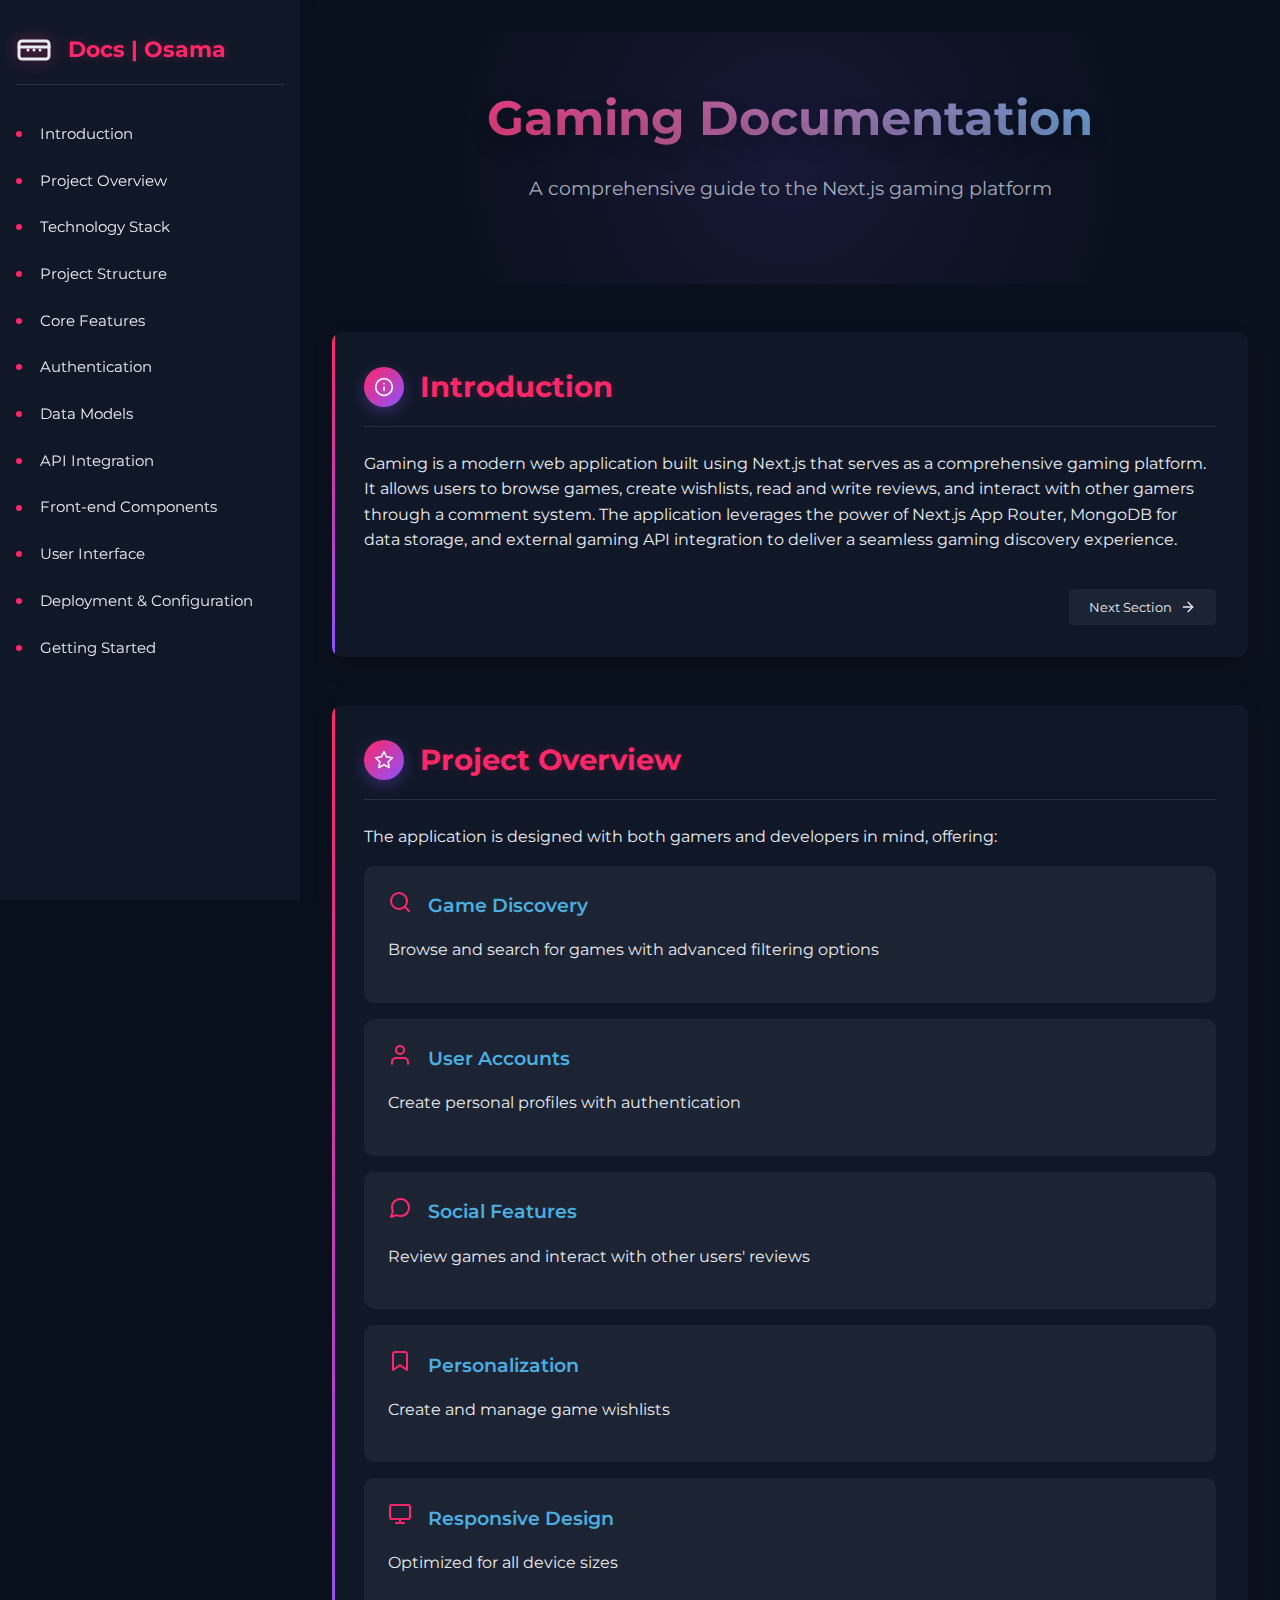
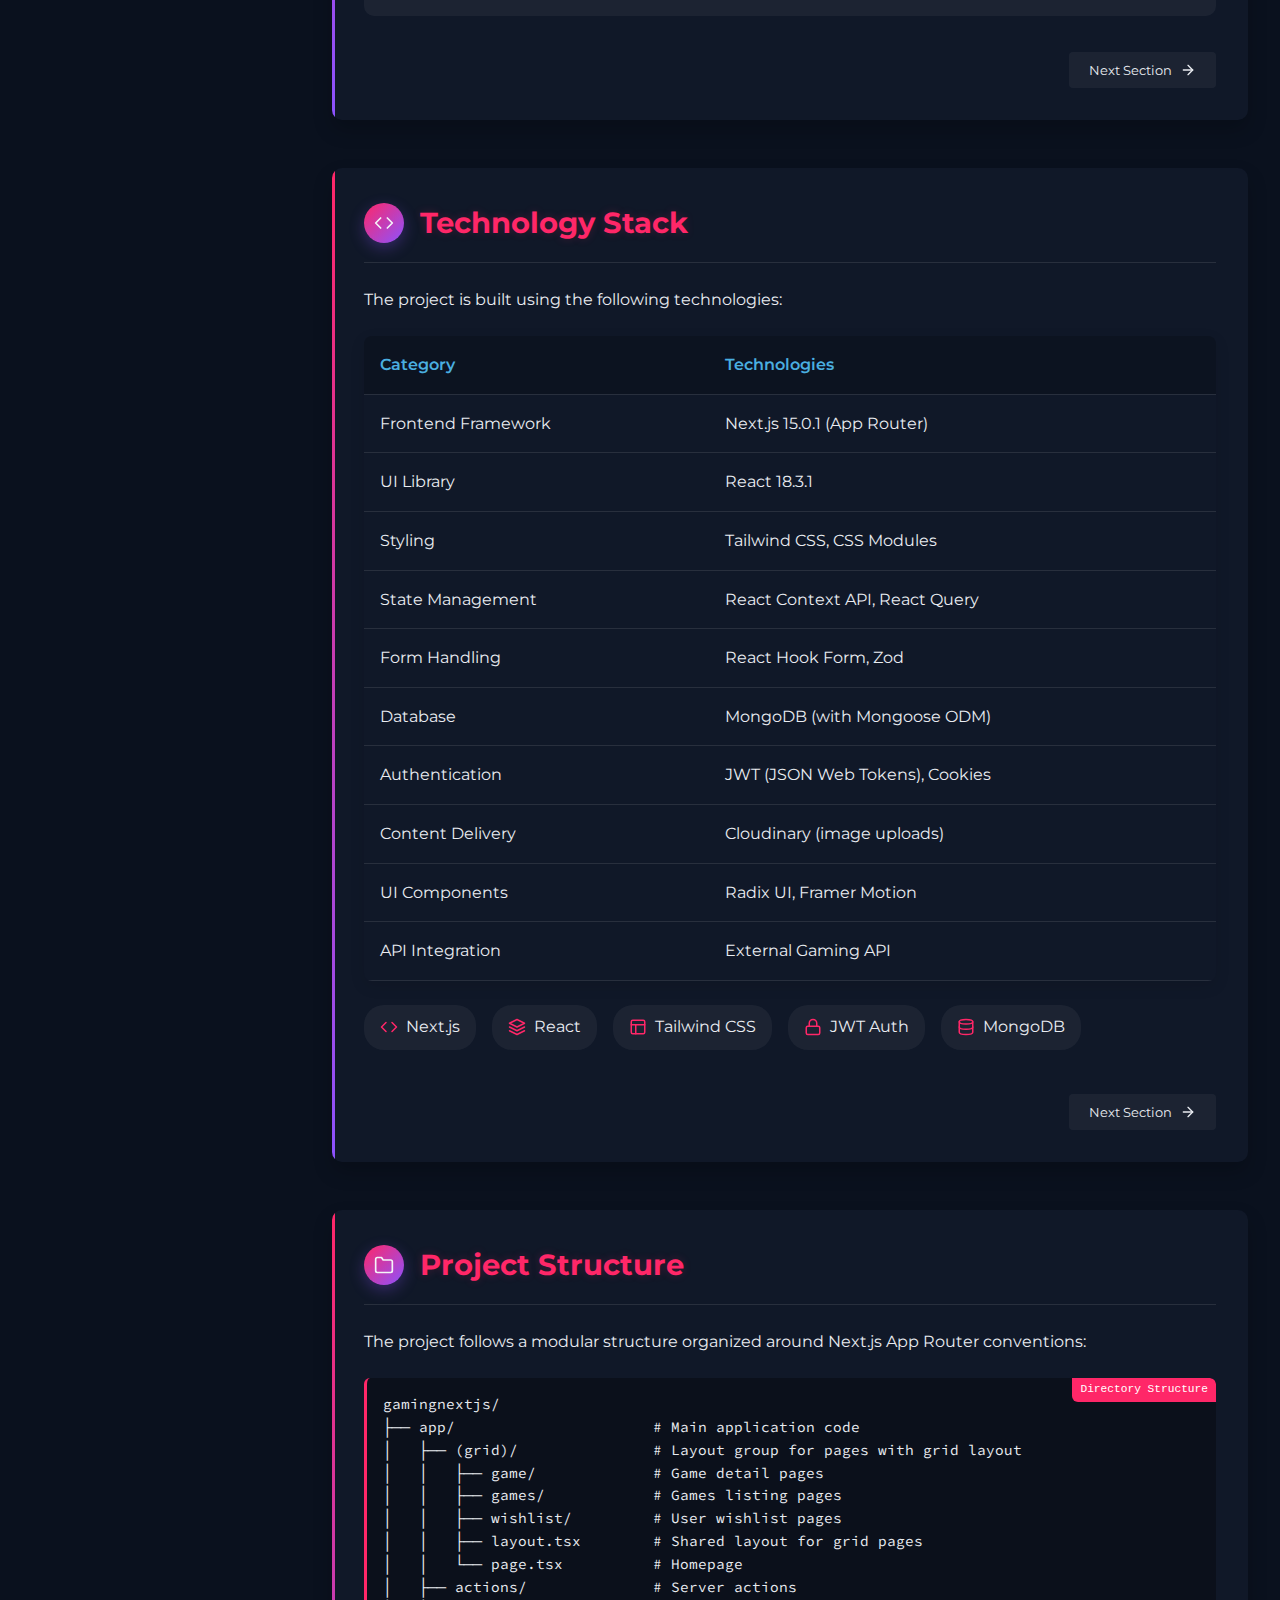
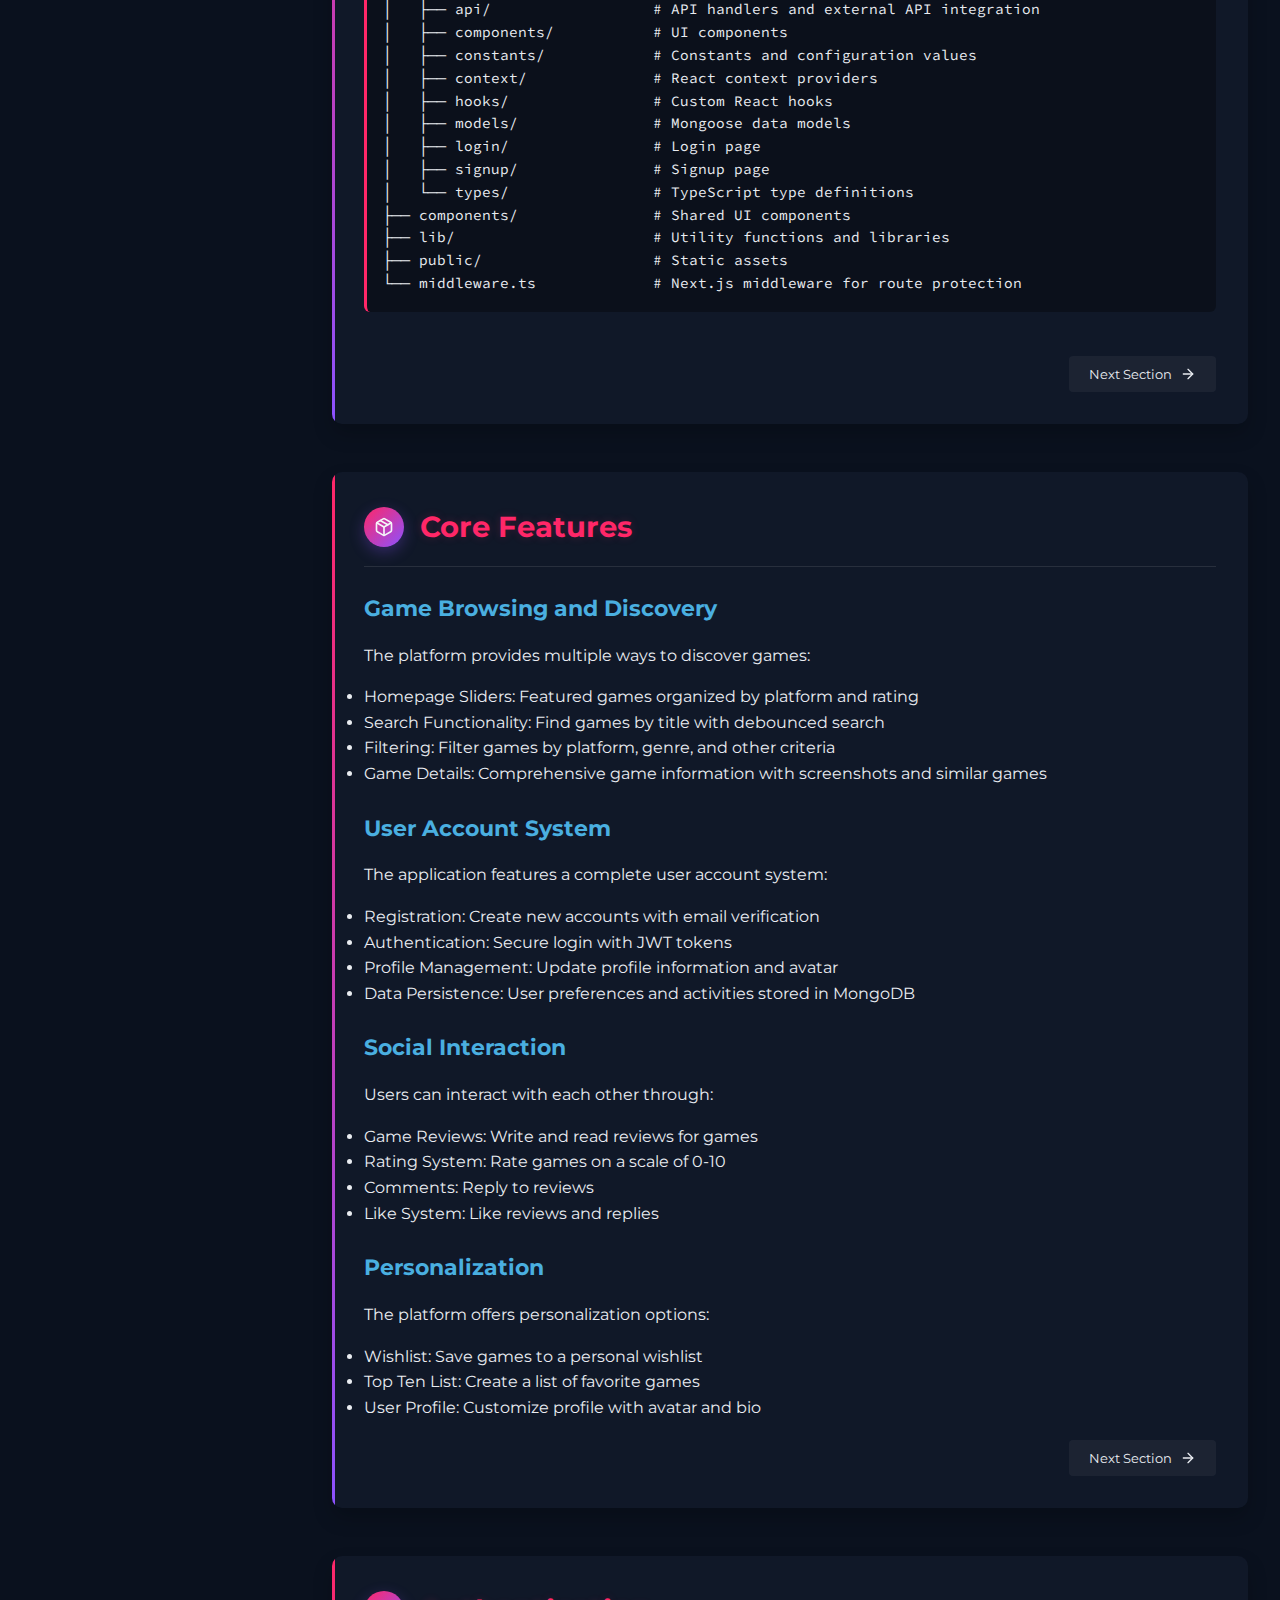
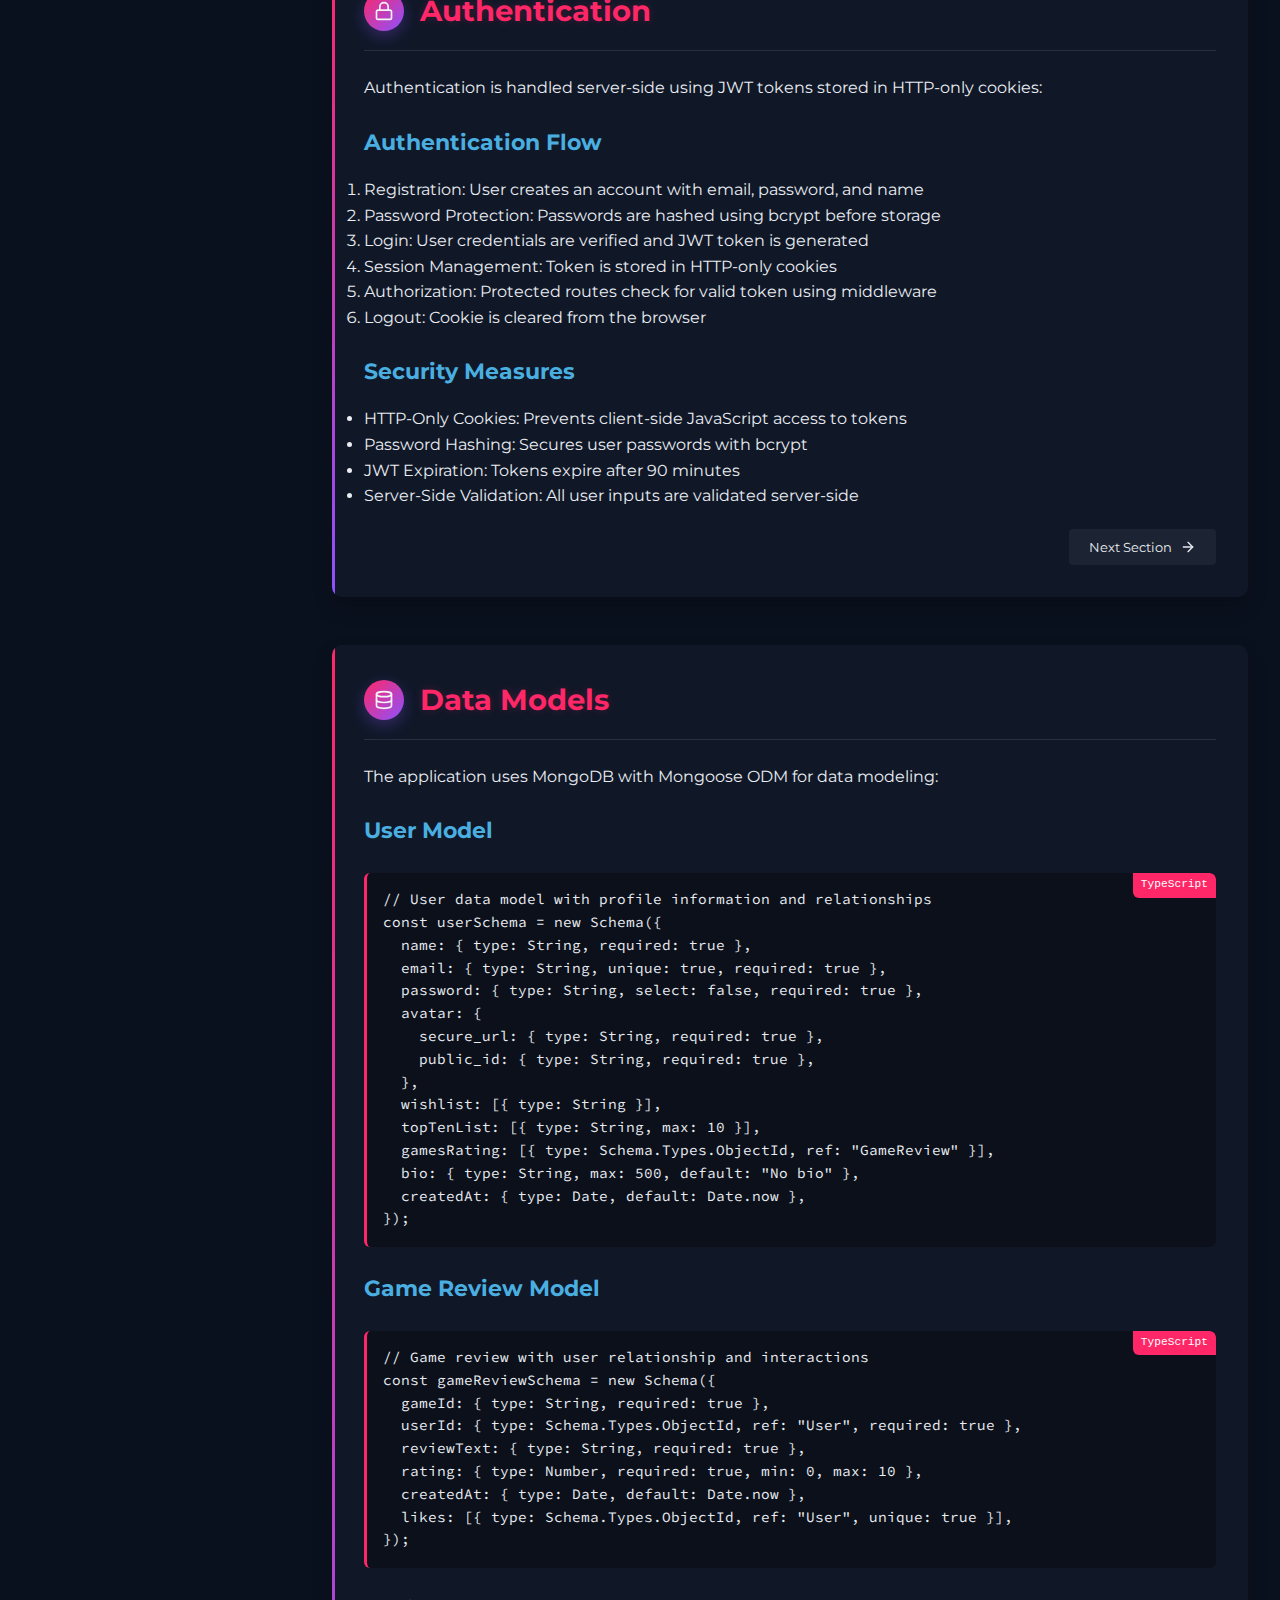
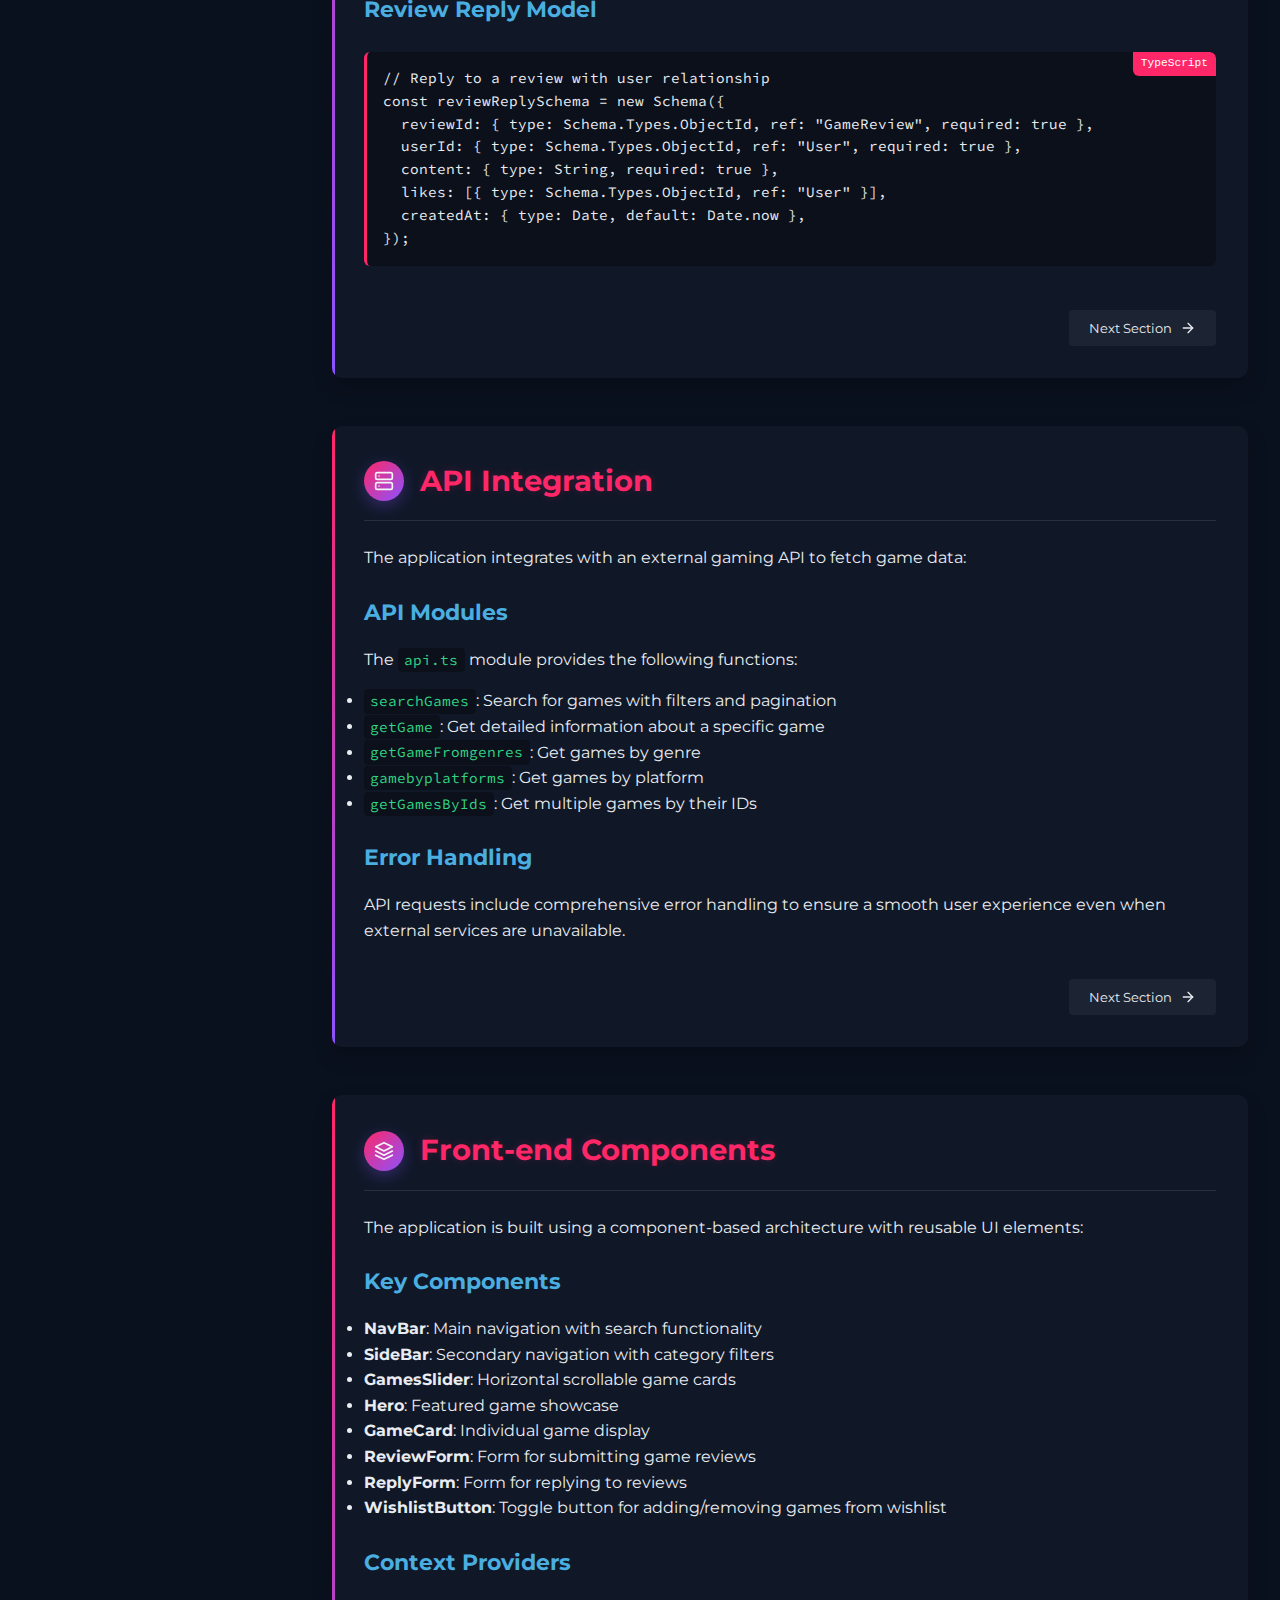
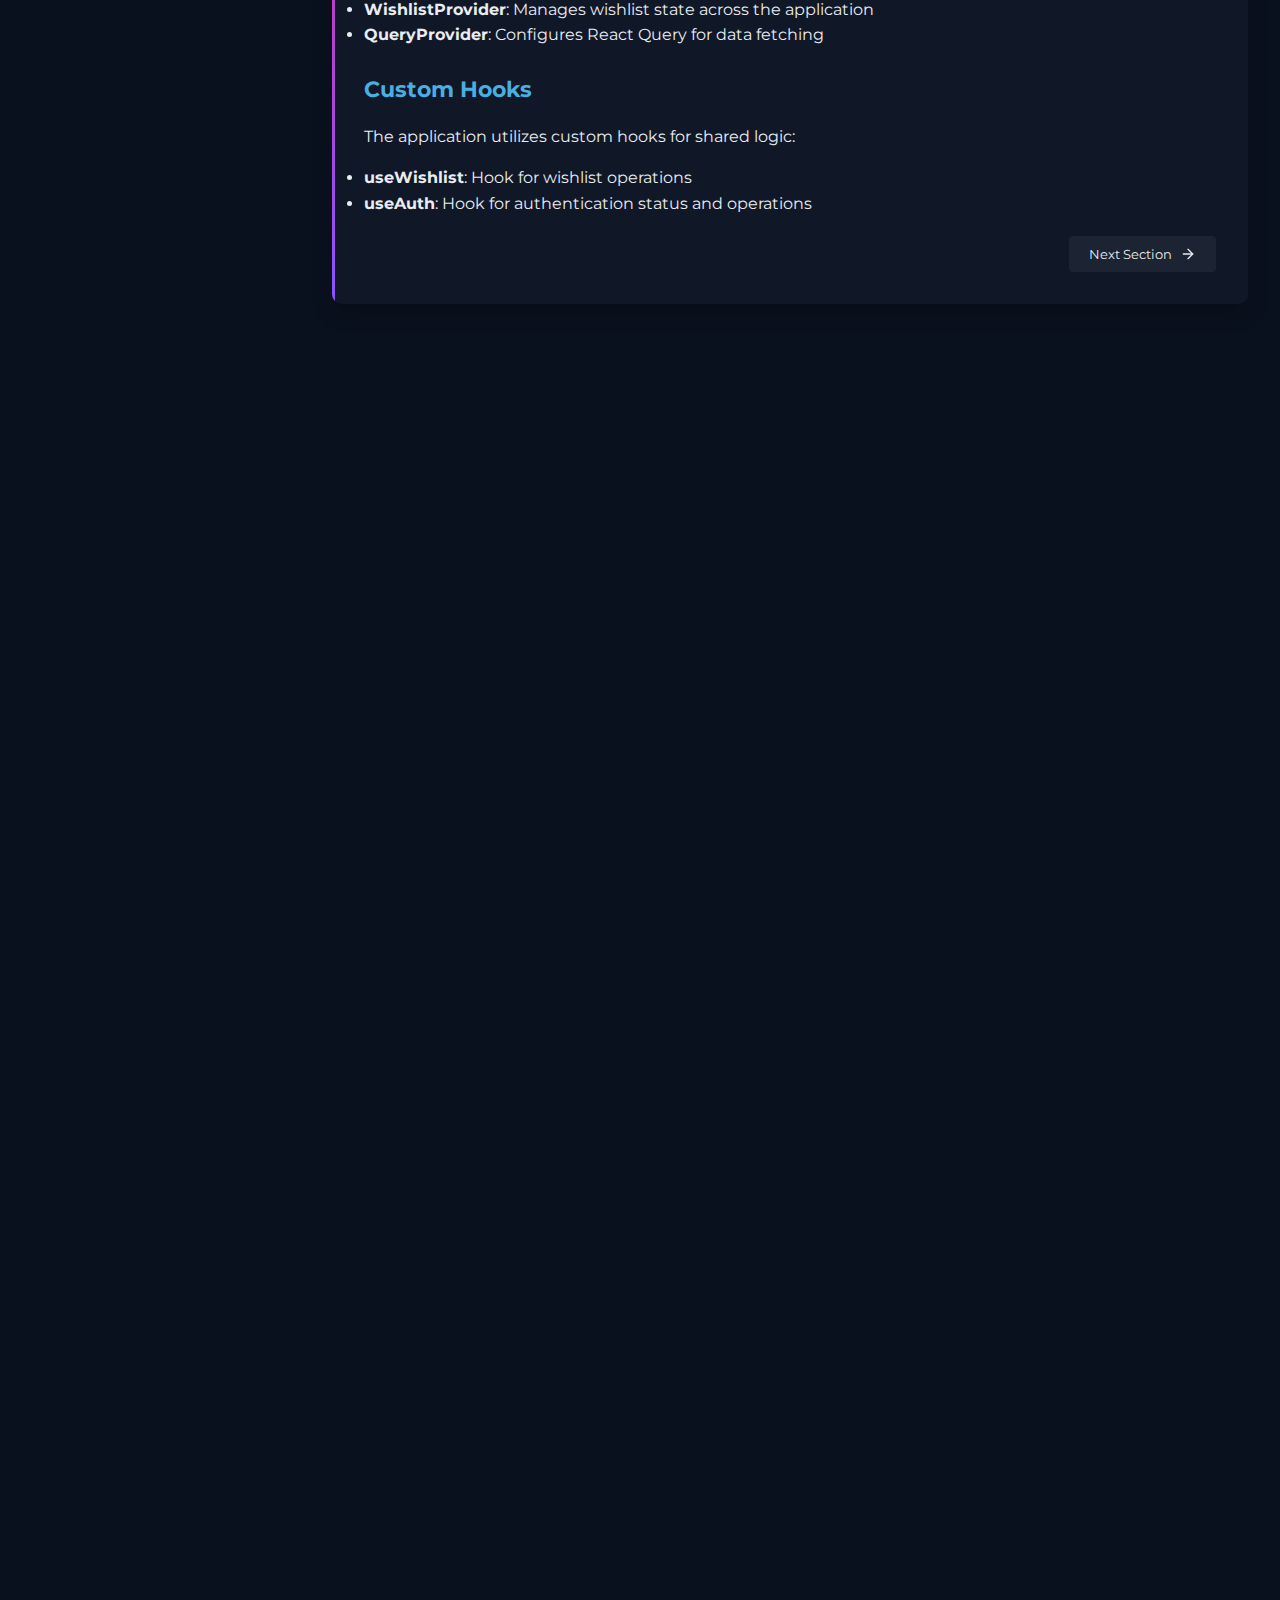
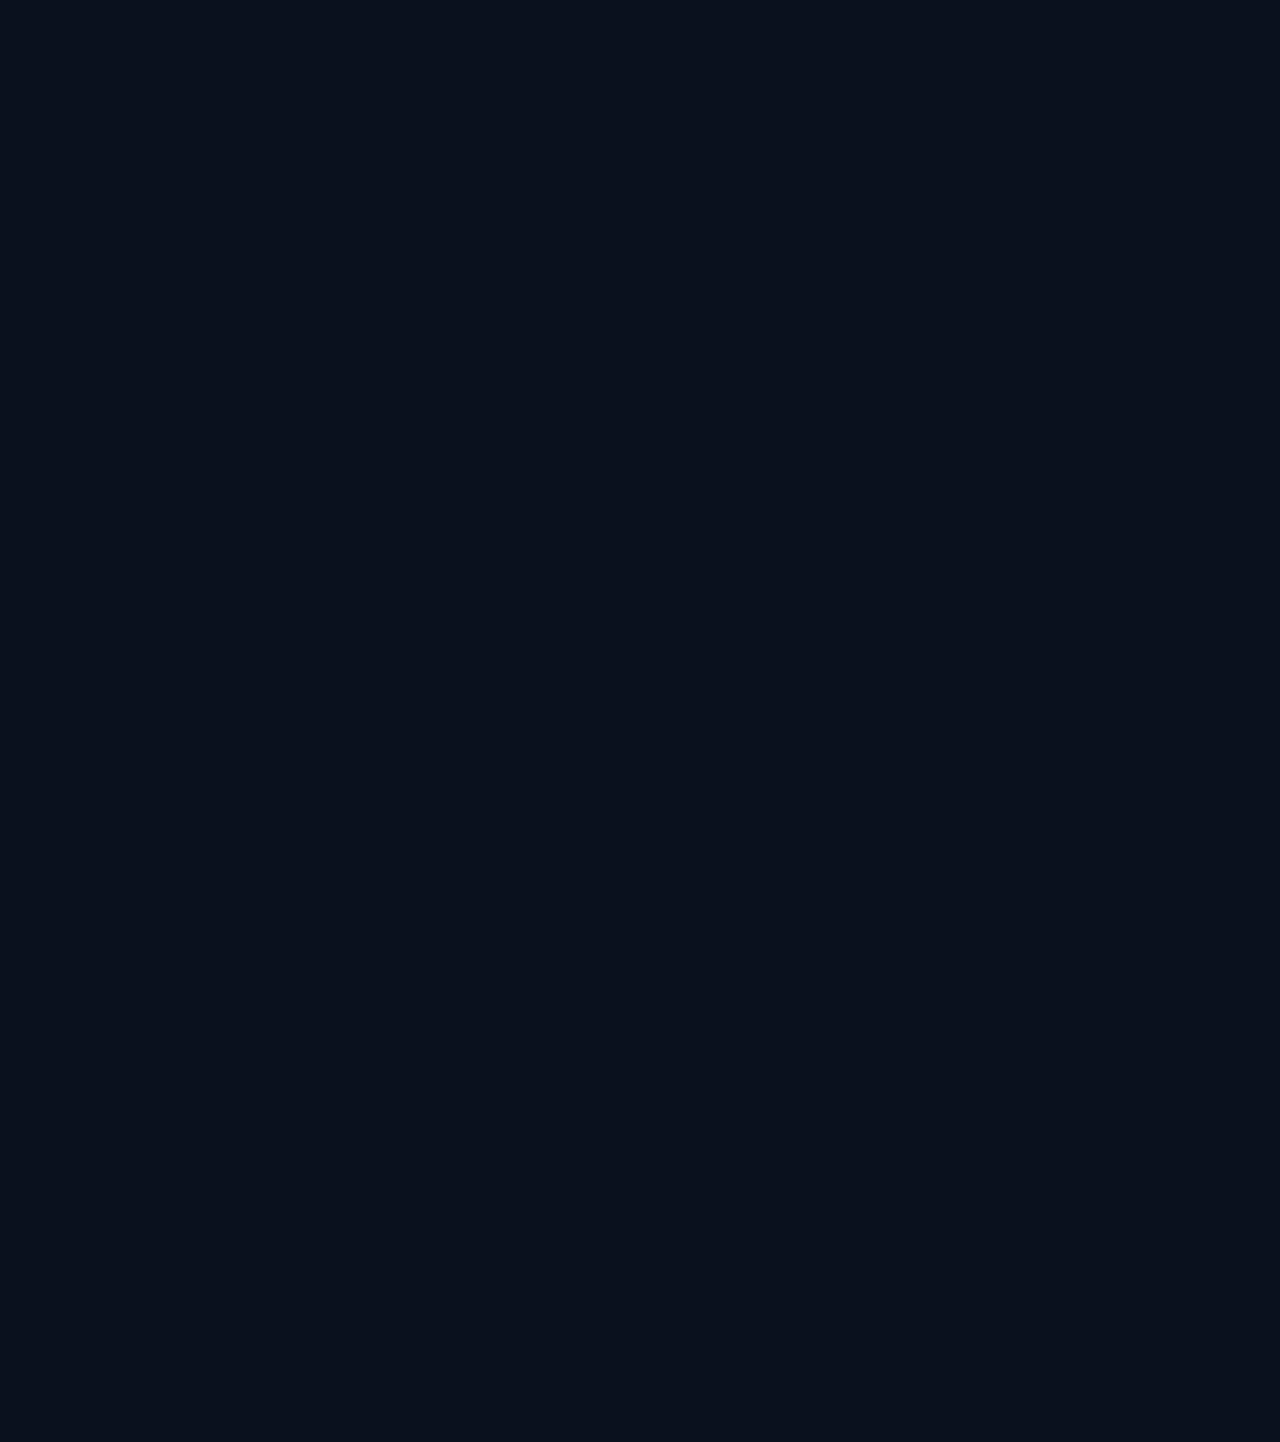
<file: public/index.html>
<!DOCTYPE html>
<html lang="en">
<head>
    <meta charset="UTF-8">
    <meta name="viewport" content="width=device-width, initial-scale=1.0">
    <title>Gaming Boi - Documentation</title>
    <link rel="icon" type="image/svg+xml" href="data:image/svg+xml,%3Csvg xmlns='http://www.w3.org/2000/svg' viewBox='0 0 24 24' fill='none' stroke='%23ff2768' stroke-width='2' stroke-linecap='round' stroke-linejoin='round'%3E%3Crect x='2' y='6' width='20' height='12' rx='2'%3E%3C/rect%3E%3Cpath d='M12 12h.01'%3E%3C/path%3E%3Cpath d='M16 12h.01'%3E%3C/path%3E%3Cpath d='M8 12h.01'%3E%3C/path%3E%3Cpath d='M2 10h20'%3E%3C/path%3E%3C/svg%3E">
    <meta http-equiv="refresh" content="0;url=documentation.html">
    <style>
        body {
            font-family: 'Montserrat', sans-serif;
            background: #0a111e;
            color: #e9ecf1;
            display: flex;
            justify-content: center;
            align-items: center;
            height: 100vh;
            margin: 0;
            flex-direction: column;
        }
        .loader {
            width: 48px;
            height: 48px;
            border: 5px solid #ff2768;
            border-bottom-color: transparent;
            border-radius: 50%;
            display: inline-block;
            box-sizing: border-box;
            animation: rotation 1s linear infinite;
            margin-bottom: 20px;
        }
        .message {
            font-size: 18px;
            animation: fade 2s infinite;
        }
        @keyframes rotation {
            0% {
                transform: rotate(0deg);
            }
            100% {
                transform: rotate(360deg);
            }
        }
        @keyframes fade {
            0%, 100% { opacity: 0.5; }
            50% { opacity: 1; }
        }
    </style>
</head>
<body>
    <span class="loader"></span>
    <p class="message">Redirecting to documentation...</p>
    <script>
        window.location.href = 'documentation.html';
    </script>
</body>
</html>
</file>
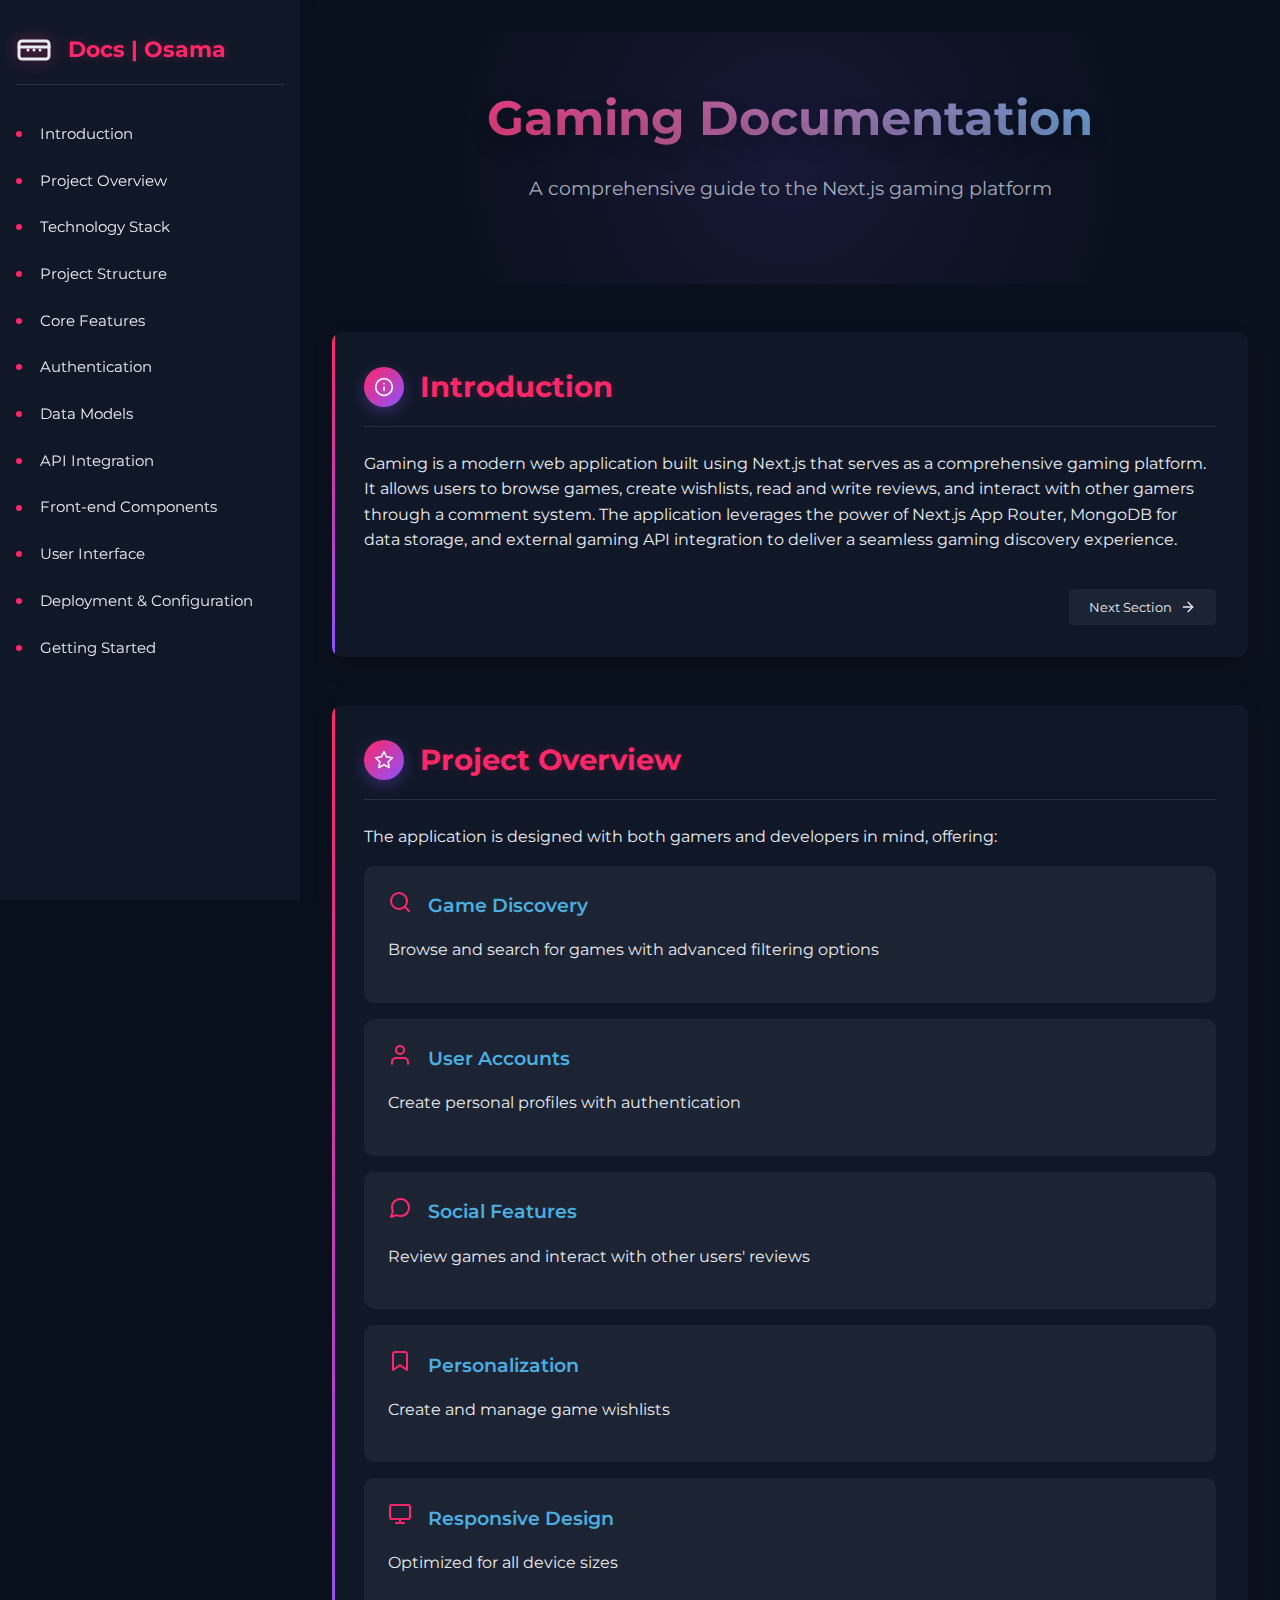
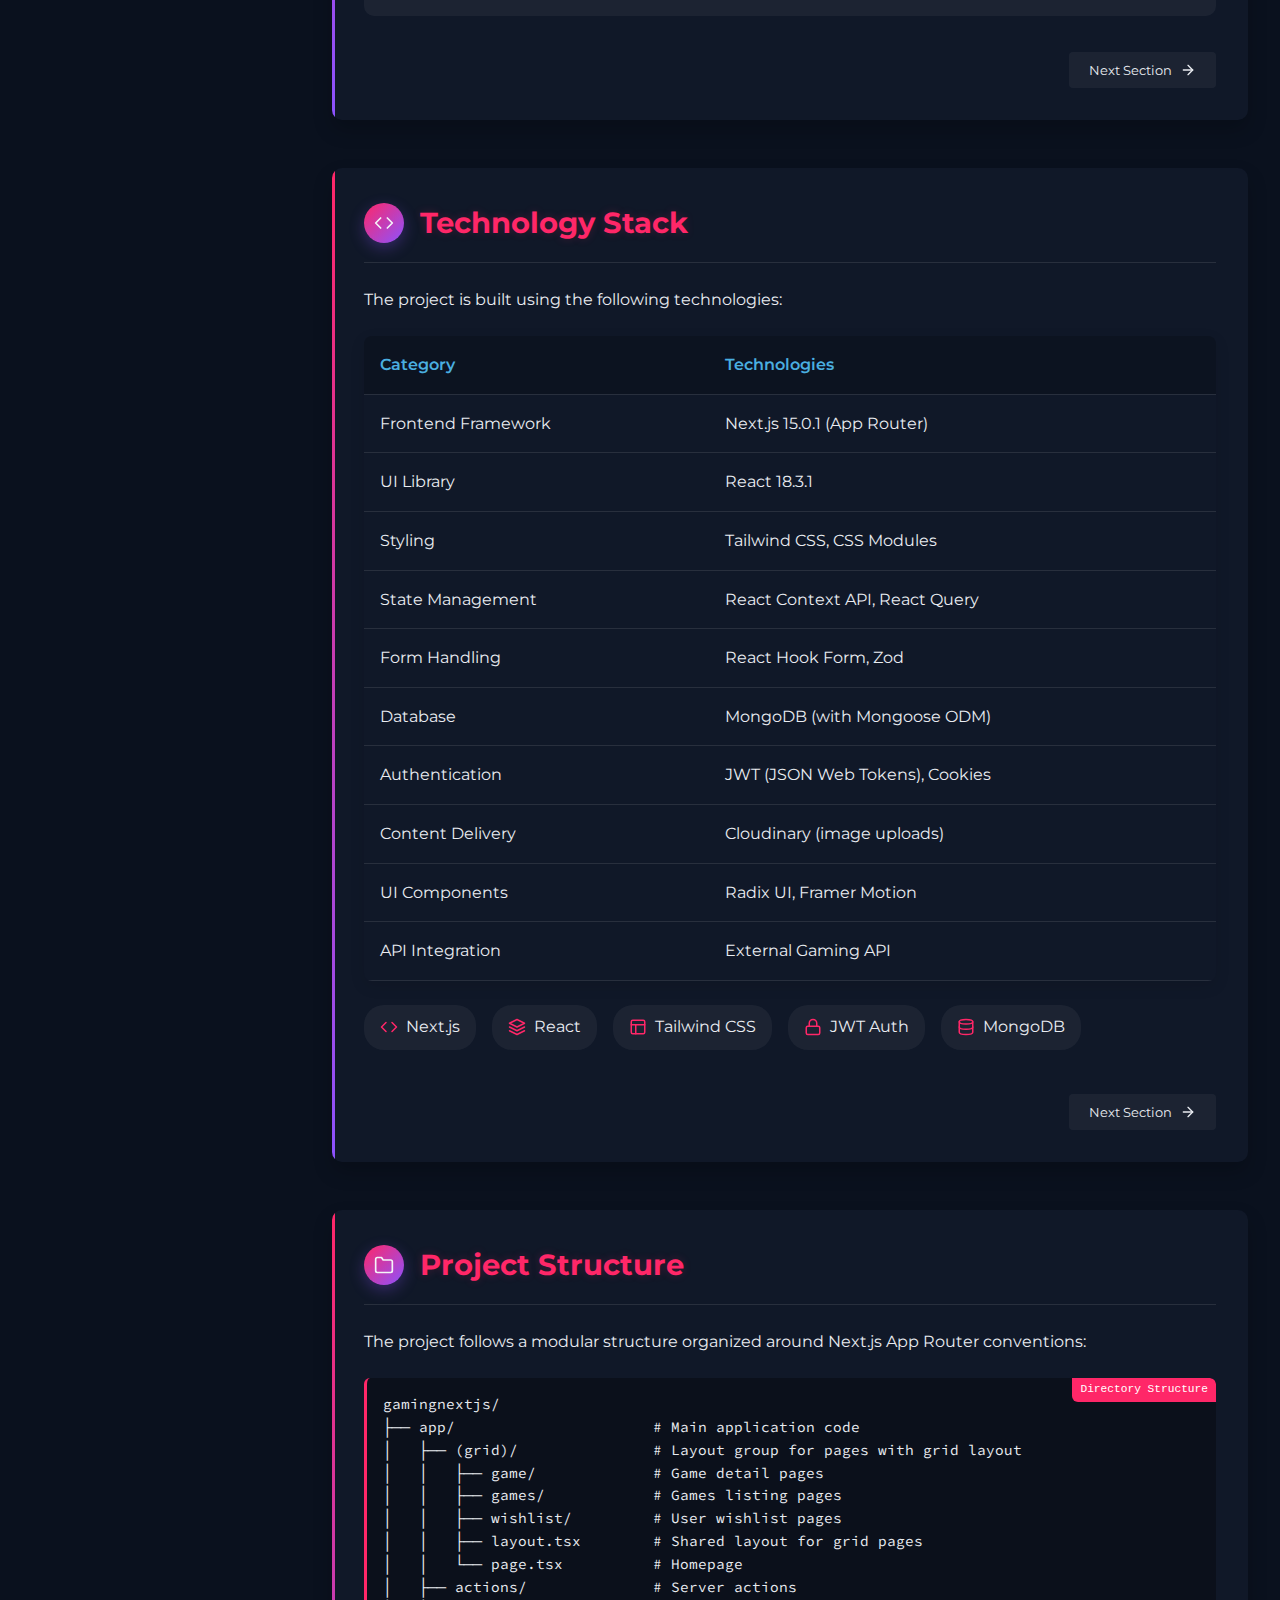
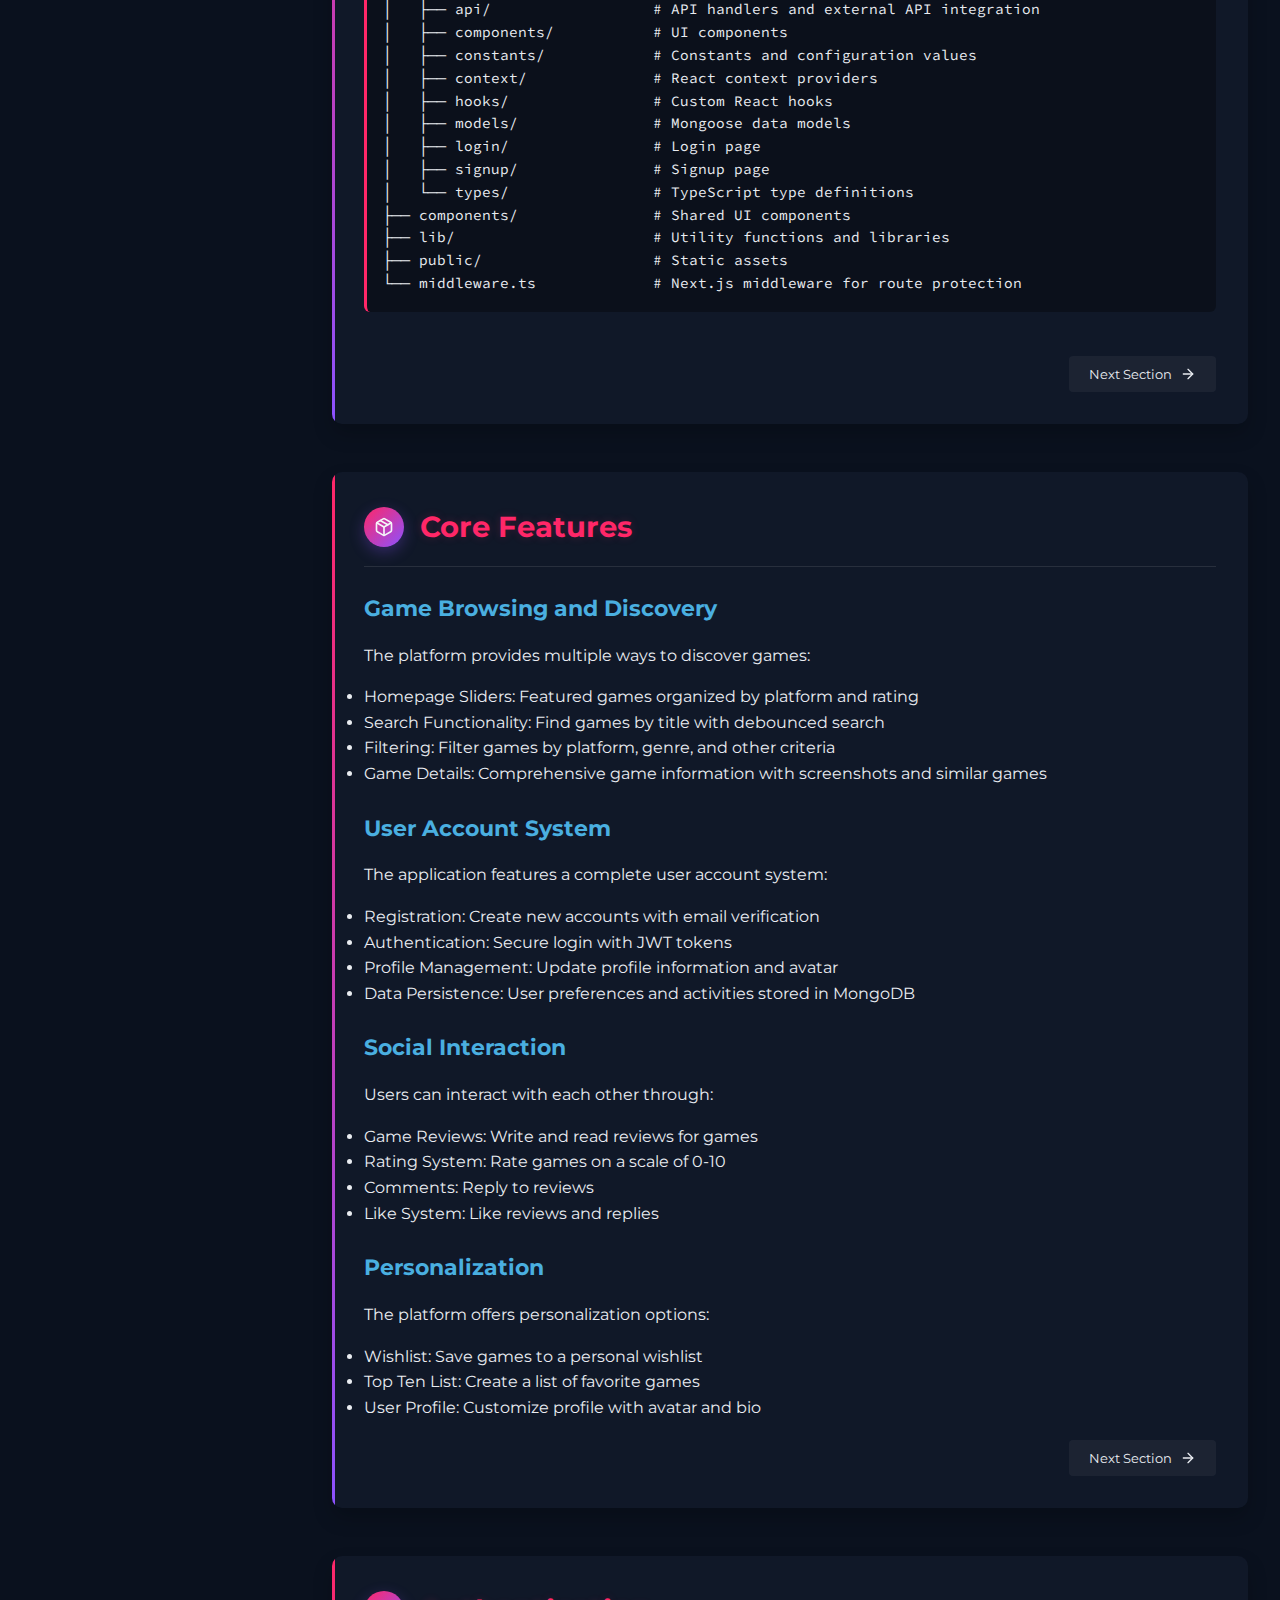
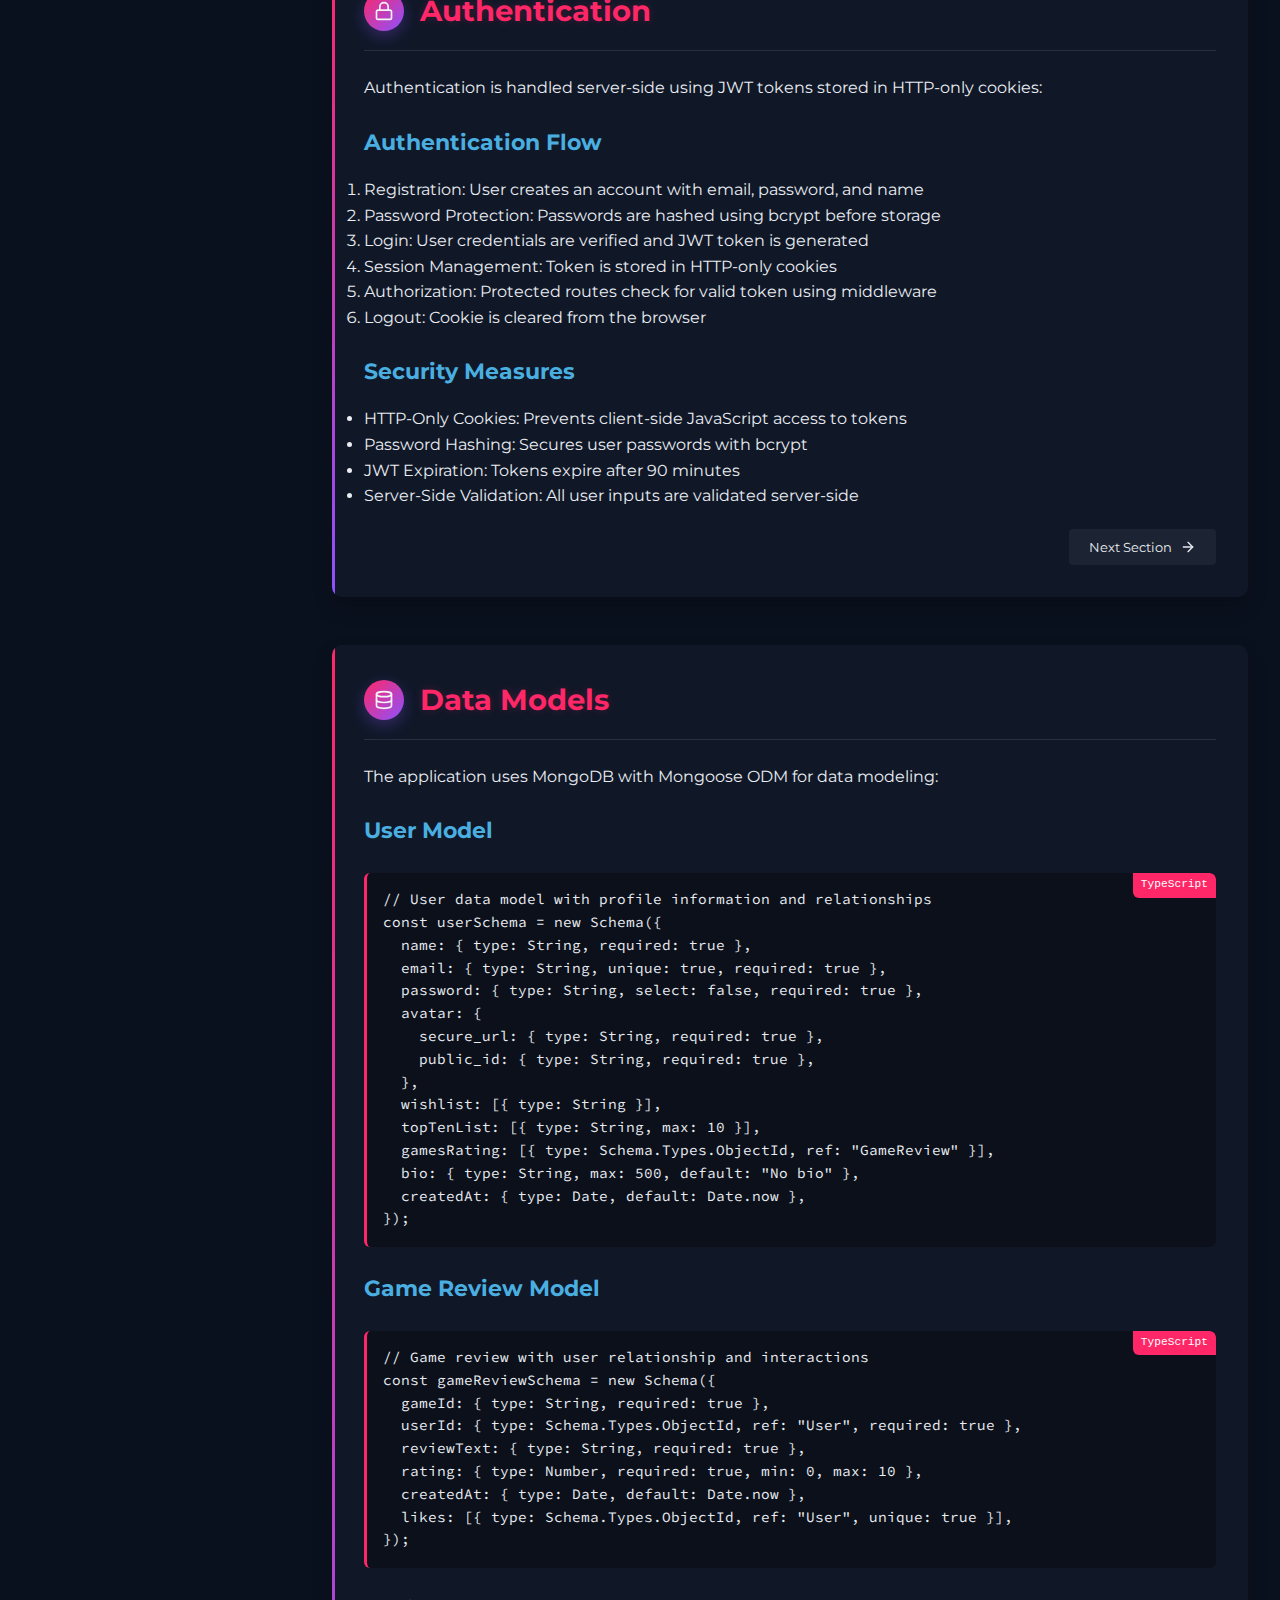
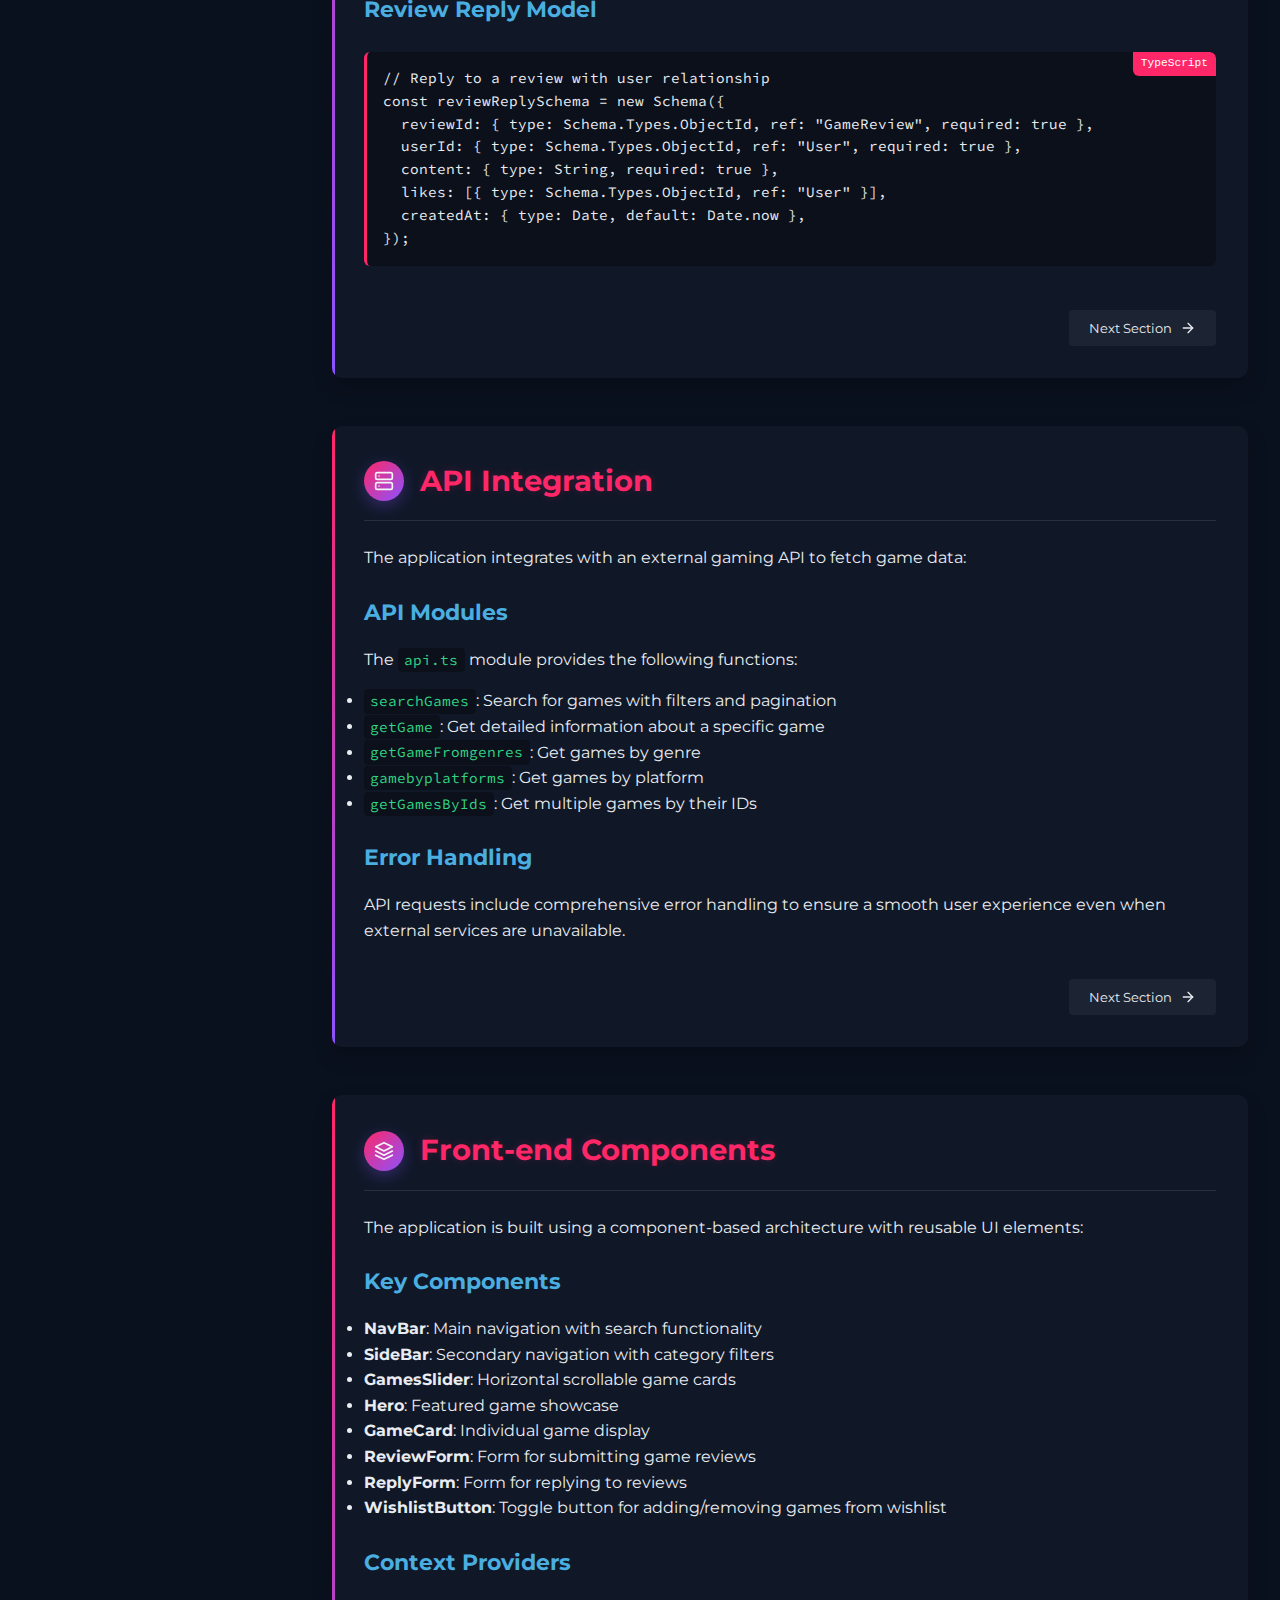
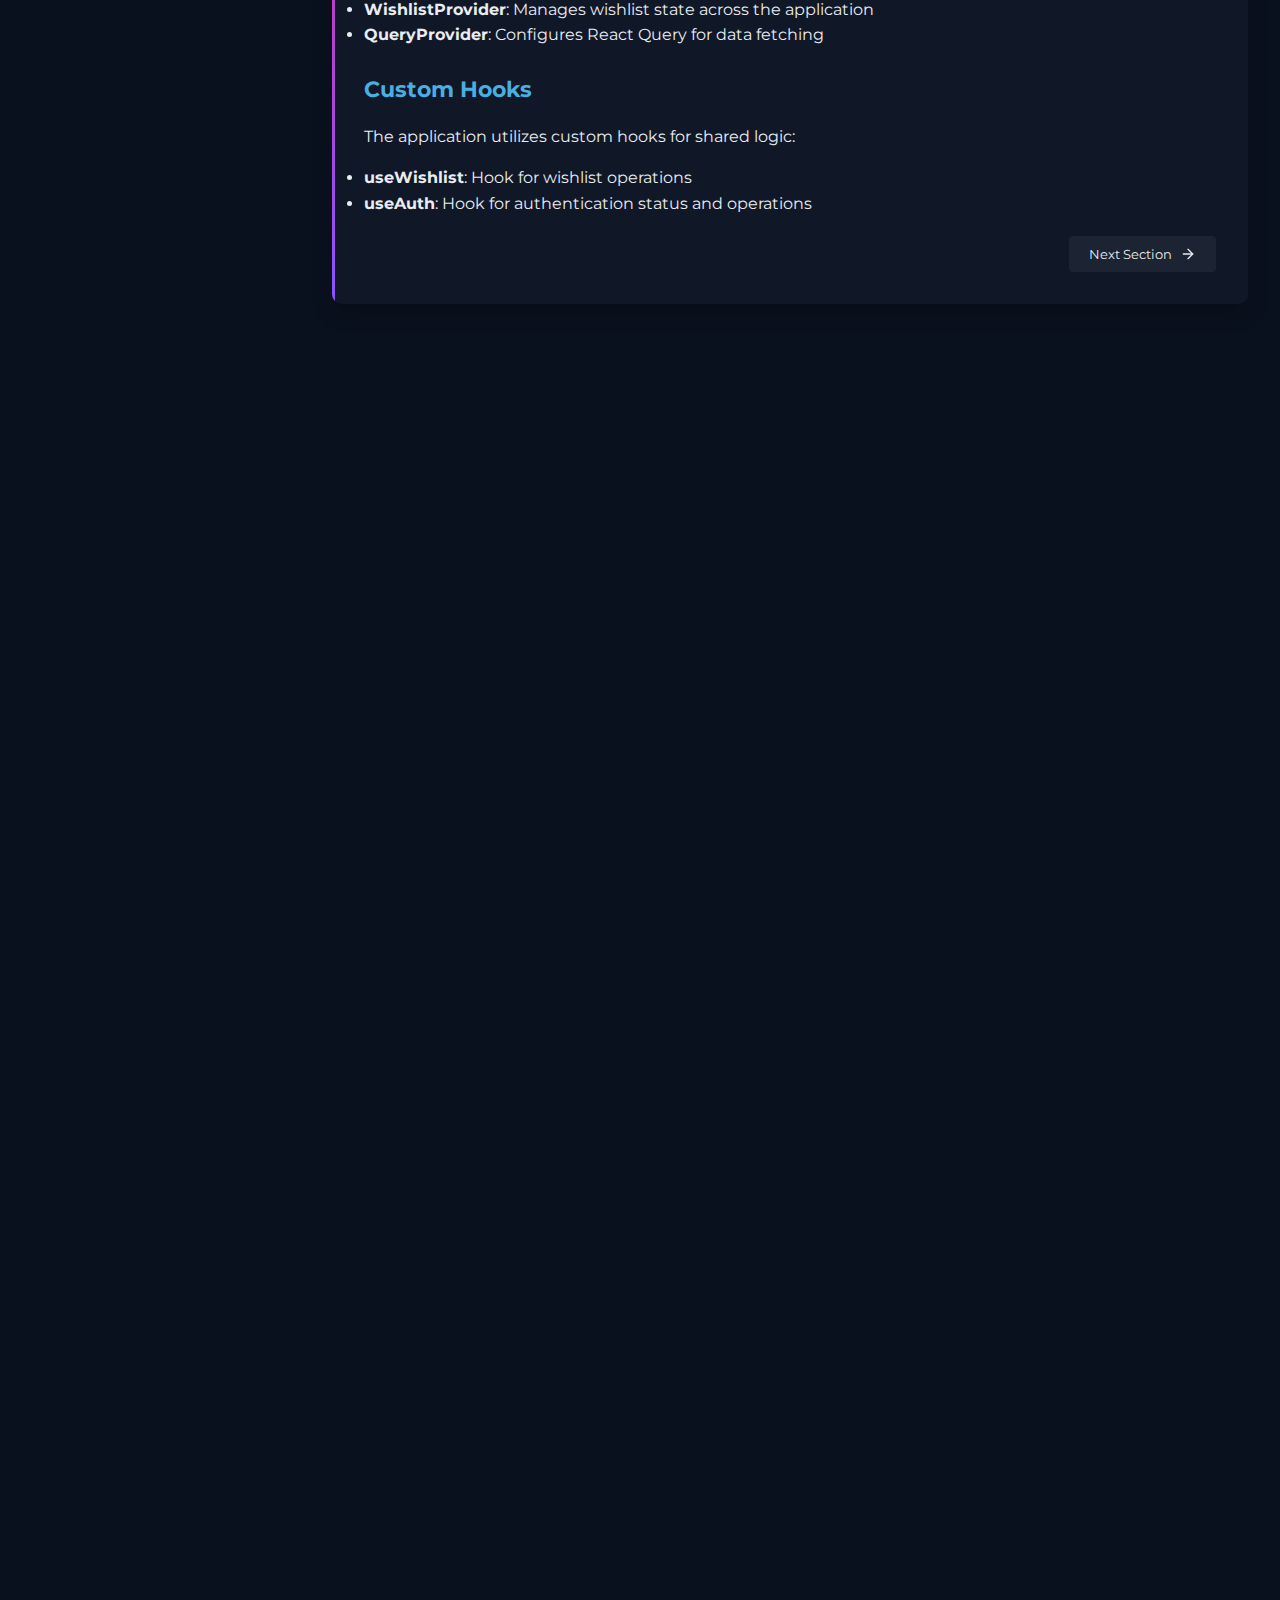
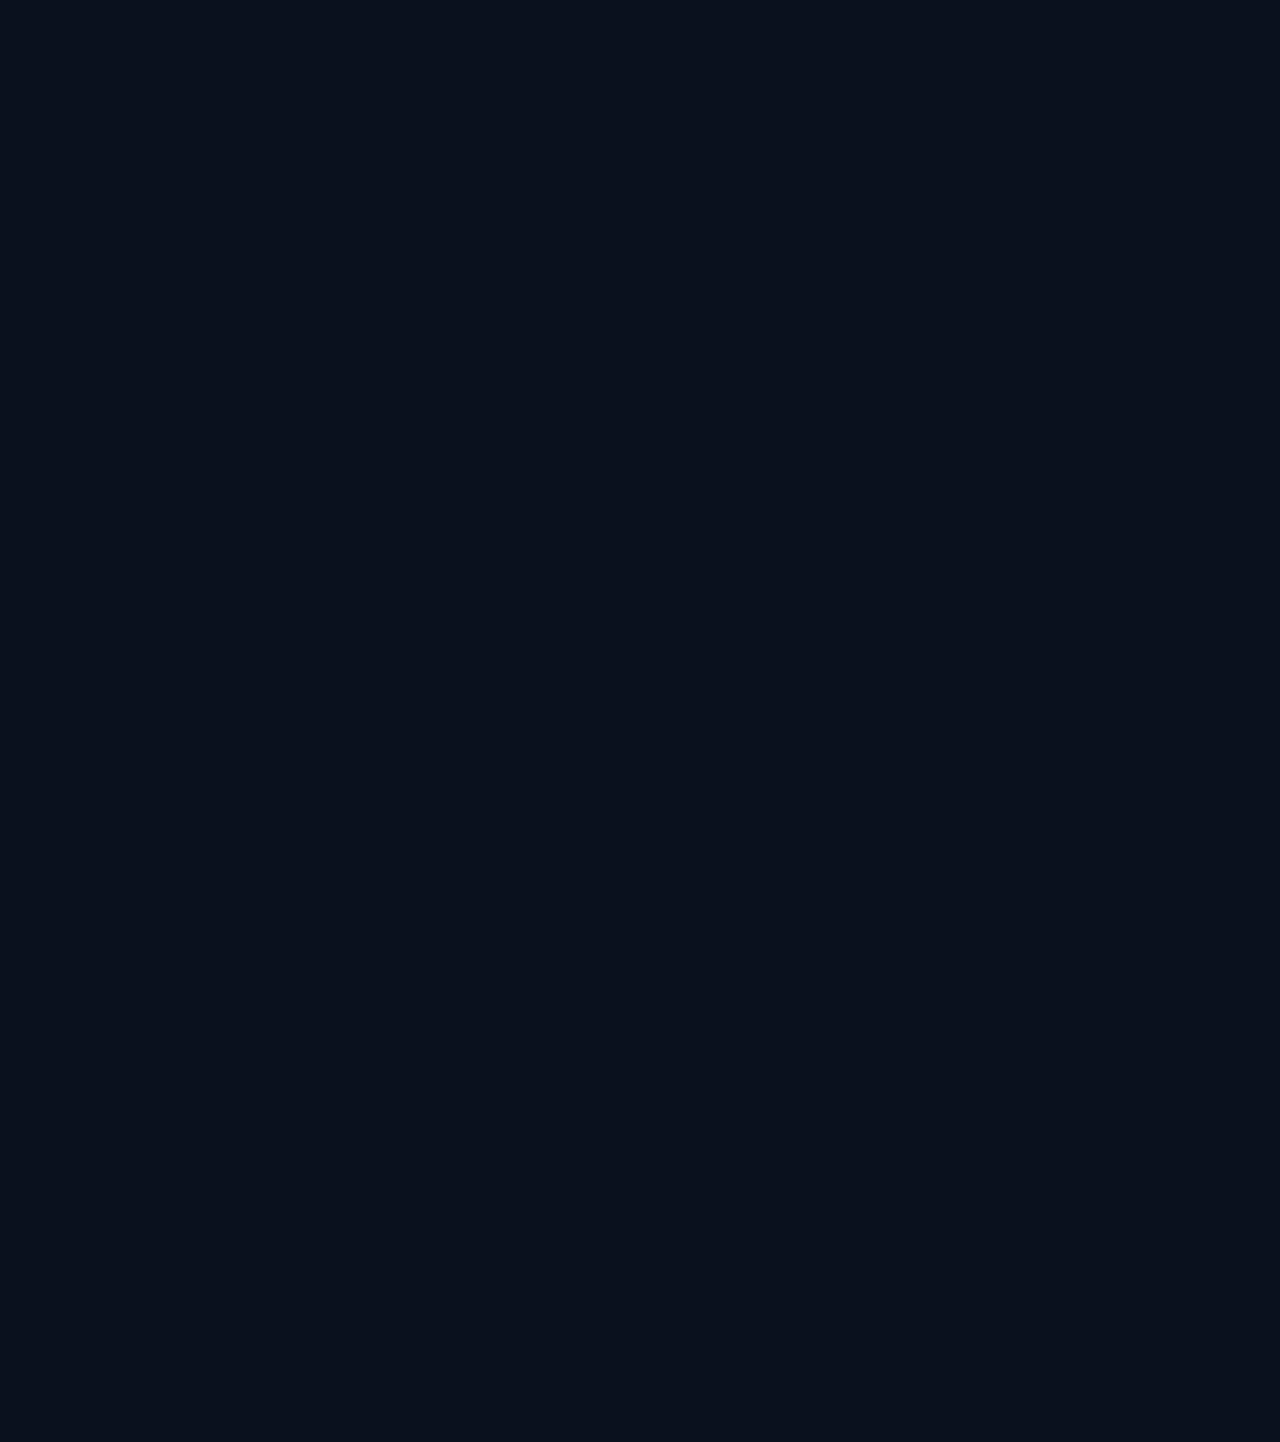
<file: public/documentation.html>
<!DOCTYPE html>
<html lang="en">
<head>
    <meta charset="UTF-8">
    <meta name="viewport" content="width=device-width, initial-scale=1.0">
    <title>Gaming - Documentation</title>
    <link rel="preconnect" href="https://fonts.googleapis.com">
    <link rel="preconnect" href="https://fonts.gstatic.com" crossorigin>
    <link href="https://fonts.googleapis.com/css2?family=Montserrat:wght@400;500;600;700&family=Source+Code+Pro:wght@400;600&display=swap" rel="stylesheet">
    <link rel="stylesheet" href="documentation.css">
    <link rel="icon" type="image/svg+xml" href="data:image/svg+xml,%3Csvg xmlns='http://www.w3.org/2000/svg' viewBox='0 0 24 24' fill='none' stroke='%23ff2768' stroke-width='2' stroke-linecap='round' stroke-linejoin='round'%3E%3Crect x='2' y='6' width='20' height='12' rx='2'%3E%3C/rect%3E%3Cpath d='M12 12h.01'%3E%3C/path%3E%3Cpath d='M16 12h.01'%3E%3C/path%3E%3Cpath d='M8 12h.01'%3E%3C/path%3E%3Cpath d='M2 10h20'%3E%3C/path%3E%3C/svg%3E">
</head>
<body>
    <!-- SVG Icons Library -->
    <div class="svg-container" style="display: none;">
        <object data="documentation-icons.svg" type="image/svg+xml" id="svg-icons"></object>
    </div>

    <button class="mobile-menu" id="mobileMenu">
        <svg><use xlink:href="#icon-menu"></use></svg>
    </button>
    
    <div class="container">
        <aside class="sidebar" id="sidebar">
            <div class="logo">
                <svg><use xlink:href="#icon-gaming"></use></svg>
                <h1>Docs | Osama</h1>
            </div>
            
            <ul class="toc">
                <li><a href="#introduction">Introduction</a></li>
                <li><a href="#project-overview">Project Overview</a></li>
                <li><a href="#technology-stack">Technology Stack</a></li>
                <li><a href="#project-structure">Project Structure</a></li>
                <li><a href="#core-features">Core Features</a></li>
                <li><a href="#authentication">Authentication</a></li>
                <li><a href="#data-models">Data Models</a></li>
                <li><a href="#api-integration">API Integration</a></li>
                <li><a href="#front-end-components">Front-end Components</a></li>
                <li><a href="#user-interface">User Interface</a></li>
                <li><a href="#deployment">Deployment & Configuration</a></li>
                <li><a href="#getting-started">Getting Started</a></li>
            </ul>
        </aside>
        
        <main class="main-content">
            <div class="hero">
                <h1>Gaming Documentation</h1>
                <p>A comprehensive guide to the Next.js gaming platform</p>
            </div>
            
            <section id="introduction" class="section">
                <div class="section-header">
                    <div class="section-icon">
                        <svg><use xlink:href="#icon-info"></use></svg>
                    </div>
                    <h2>Introduction</h2>
                </div>
                <p>Gaming is a modern web application built using Next.js that serves as a comprehensive gaming platform. It allows users to browse games, create wishlists, read and write reviews, and interact with other gamers through a comment system. The application leverages the power of Next.js App Router, MongoDB for data storage, and external gaming API integration to deliver a seamless gaming discovery experience.</p>
            </section>
            
            <section id="project-overview" class="section">
                <div class="section-header">
                    <div class="section-icon">
                        <svg><use xlink:href="#icon-star"></use></svg>
                    </div>
                    <h2>Project Overview</h2>
                </div>
                <p>The application is designed with both gamers and developers in mind, offering:</p>
                
                <div class="feature-card">
                    <div class="feature-header">
                        <div class="feature-icon">
                            <svg><use xlink:href="#icon-search"></use></svg>
                        </div>
                        <div class="feature-title">Game Discovery</div>
                    </div>
                    <p>Browse and search for games with advanced filtering options</p>
                </div>
                
                <div class="feature-card">
                    <div class="feature-header">
                        <div class="feature-icon">
                            <svg><use xlink:href="#icon-user"></use></svg>
                        </div>
                        <div class="feature-title">User Accounts</div>
                    </div>
                    <p>Create personal profiles with authentication</p>
                </div>
                
                <div class="feature-card">
                    <div class="feature-header">
                        <div class="feature-icon">
                            <svg><use xlink:href="#icon-message-circle"></use></svg>
                        </div>
                        <div class="feature-title">Social Features</div>
                    </div>
                    <p>Review games and interact with other users' reviews</p>
                </div>
                
                <div class="feature-card">
                    <div class="feature-header">
                        <div class="feature-icon">
                            <svg><use xlink:href="#icon-bookmark"></use></svg>
                        </div>
                        <div class="feature-title">Personalization</div>
                    </div>
                    <p>Create and manage game wishlists</p>
                </div>
                
                <div class="feature-card">
                    <div class="feature-header">
                        <div class="feature-icon">
                            <svg><use xlink:href="#icon-monitor"></use></svg>
                        </div>
                        <div class="feature-title">Responsive Design</div>
                    </div>
                    <p>Optimized for all device sizes</p>
                </div>
            </section>
            
            <section id="technology-stack" class="section">
                <div class="section-header">
                    <div class="section-icon">
                        <svg><use xlink:href="#icon-code"></use></svg>
                    </div>
                    <h2>Technology Stack</h2>
                </div>
                <p>The project is built using the following technologies:</p>
                
                <table>
                    <tr>
                        <th>Category</th>
                        <th>Technologies</th>
                    </tr>
                    <tr>
                        <td>Frontend Framework</td>
                        <td>Next.js 15.0.1 (App Router)</td>
                    </tr>
                    <tr>
                        <td>UI Library</td>
                        <td>React 18.3.1</td>
                    </tr>
                    <tr>
                        <td>Styling</td>
                        <td>Tailwind CSS, CSS Modules</td>
                    </tr>
                    <tr>
                        <td>State Management</td>
                        <td>React Context API, React Query</td>
                    </tr>
                    <tr>
                        <td>Form Handling</td>
                        <td>React Hook Form, Zod</td>
                    </tr>
                    <tr>
                        <td>Database</td>
                        <td>MongoDB (with Mongoose ODM)</td>
                    </tr>
                    <tr>
                        <td>Authentication</td>
                        <td>JWT (JSON Web Tokens), Cookies</td>
                    </tr>
                    <tr>
                        <td>Content Delivery</td>
                        <td>Cloudinary (image uploads)</td>
                    </tr>
                    <tr>
                        <td>UI Components</td>
                        <td>Radix UI, Framer Motion</td>
                    </tr>
                    <tr>
                        <td>API Integration</td>
                        <td>External Gaming API</td>
                    </tr>
                </table>
                
                <div class="tech-stack">
                    <div class="tech-item">
                        <svg><use xlink:href="#icon-code"></use></svg>
                        Next.js
                    </div>
                    <div class="tech-item">
                        <svg><use xlink:href="#icon-layers"></use></svg>
                        React
                    </div>
                    <div class="tech-item">
                        <svg><use xlink:href="#icon-layout"></use></svg>
                        Tailwind CSS
                    </div>
                    <div class="tech-item">
                        <svg><use xlink:href="#icon-lock"></use></svg>
                        JWT Auth
                    </div>
                    <div class="tech-item">
                        <svg><use xlink:href="#icon-database"></use></svg>
                        MongoDB
                    </div>
                </div>
            </section>
            
            <section id="project-structure" class="section">
                <div class="section-header">
                    <div class="section-icon">
                        <svg><use xlink:href="#icon-folder"></use></svg>
                    </div>
                    <h2>Project Structure</h2>
                </div>
                <p>The project follows a modular structure organized around Next.js App Router conventions:</p>
                
                <pre data-language="Directory Structure"><code>gamingnextjs/
├── app/                      # Main application code
│   ├── (grid)/               # Layout group for pages with grid layout
│   │   ├── game/             # Game detail pages
│   │   ├── games/            # Games listing pages
│   │   ├── wishlist/         # User wishlist pages
│   │   ├── layout.tsx        # Shared layout for grid pages
│   │   └── page.tsx          # Homepage
│   ├── actions/              # Server actions
│   ├── api/                  # API handlers and external API integration
│   ├── components/           # UI components
│   ├── constants/            # Constants and configuration values
│   ├── context/              # React context providers
│   ├── hooks/                # Custom React hooks
│   ├── models/               # Mongoose data models
│   ├── login/                # Login page
│   ├── signup/               # Signup page
│   └── types/                # TypeScript type definitions
├── components/               # Shared UI components
├── lib/                      # Utility functions and libraries
├── public/                   # Static assets
└── middleware.ts             # Next.js middleware for route protection</code></pre>
            </section>
            
            <section id="core-features" class="section">
                <div class="section-header">
                    <div class="section-icon">
                        <svg><use xlink:href="#icon-package"></use></svg>
                    </div>
                    <h2>Core Features</h2>
                </div>
                
                <h3>Game Browsing and Discovery</h3>
                <p>The platform provides multiple ways to discover games:</p>
                <ul>
                    <li>Homepage Sliders: Featured games organized by platform and rating</li>
                    <li>Search Functionality: Find games by title with debounced search</li>
                    <li>Filtering: Filter games by platform, genre, and other criteria</li>
                    <li>Game Details: Comprehensive game information with screenshots and similar games</li>
                </ul>
                
                <h3>User Account System</h3>
                <p>The application features a complete user account system:</p>
                <ul>
                    <li>Registration: Create new accounts with email verification</li>
                    <li>Authentication: Secure login with JWT tokens</li>
                    <li>Profile Management: Update profile information and avatar</li>
                    <li>Data Persistence: User preferences and activities stored in MongoDB</li>
                </ul>
                
                <h3>Social Interaction</h3>
                <p>Users can interact with each other through:</p>
                <ul>
                    <li>Game Reviews: Write and read reviews for games</li>
                    <li>Rating System: Rate games on a scale of 0-10</li>
                    <li>Comments: Reply to reviews</li>
                    <li>Like System: Like reviews and replies</li>
                </ul>
                
                <h3>Personalization</h3>
                <p>The platform offers personalization options:</p>
                <ul>
                    <li>Wishlist: Save games to a personal wishlist</li>
                    <li>Top Ten List: Create a list of favorite games</li>
                    <li>User Profile: Customize profile with avatar and bio</li>
                </ul>
            </section>
            
            <section id="authentication" class="section">
                <div class="section-header">
                    <div class="section-icon">
                        <svg><use xlink:href="#icon-lock"></use></svg>
                    </div>
                    <h2>Authentication</h2>
                </div>
                <p>Authentication is handled server-side using JWT tokens stored in HTTP-only cookies:</p>
                
                <h3>Authentication Flow</h3>
                <ol>
                    <li>Registration: User creates an account with email, password, and name</li>
                    <li>Password Protection: Passwords are hashed using bcrypt before storage</li>
                    <li>Login: User credentials are verified and JWT token is generated</li>
                    <li>Session Management: Token is stored in HTTP-only cookies</li>
                    <li>Authorization: Protected routes check for valid token using middleware</li>
                    <li>Logout: Cookie is cleared from the browser</li>
                </ol>
                
                <h3>Security Measures</h3>
                <ul>
                    <li>HTTP-Only Cookies: Prevents client-side JavaScript access to tokens</li>
                    <li>Password Hashing: Secures user passwords with bcrypt</li>
                    <li>JWT Expiration: Tokens expire after 90 minutes</li>
                    <li>Server-Side Validation: All user inputs are validated server-side</li>
                </ul>
            </section>
            
            <section id="data-models" class="section">
                <div class="section-header">
                    <div class="section-icon">
                        <svg><use xlink:href="#icon-database"></use></svg>
                    </div>
                    <h2>Data Models</h2>
                </div>
                <p>The application uses MongoDB with Mongoose ODM for data modeling:</p>
                
                <h3>User Model</h3>
                <pre data-language="TypeScript"><code>// User data model with profile information and relationships
const userSchema = new Schema({
  name: { type: String, required: true },
  email: { type: String, unique: true, required: true },
  password: { type: String, select: false, required: true },
  avatar: {
    secure_url: { type: String, required: true },
    public_id: { type: String, required: true },
  },
  wishlist: [{ type: String }],
  topTenList: [{ type: String, max: 10 }],
  gamesRating: [{ type: Schema.Types.ObjectId, ref: "GameReview" }],
  bio: { type: String, max: 500, default: "No bio" },
  createdAt: { type: Date, default: Date.now },
});</code></pre>
                
                <h3>Game Review Model</h3>
                <pre data-language="TypeScript"><code>// Game review with user relationship and interactions
const gameReviewSchema = new Schema({
  gameId: { type: String, required: true },
  userId: { type: Schema.Types.ObjectId, ref: "User", required: true },
  reviewText: { type: String, required: true },
  rating: { type: Number, required: true, min: 0, max: 10 },
  createdAt: { type: Date, default: Date.now },
  likes: [{ type: Schema.Types.ObjectId, ref: "User", unique: true }],
});</code></pre>
                
                <h3>Review Reply Model</h3>
                <pre data-language="TypeScript"><code>// Reply to a review with user relationship
const reviewReplySchema = new Schema({
  reviewId: { type: Schema.Types.ObjectId, ref: "GameReview", required: true }, 
  userId: { type: Schema.Types.ObjectId, ref: "User", required: true },
  content: { type: String, required: true }, 
  likes: [{ type: Schema.Types.ObjectId, ref: "User" }], 
  createdAt: { type: Date, default: Date.now }, 
});</code></pre>
            </section>
            
            <section id="api-integration" class="section">
                <div class="section-header">
                    <div class="section-icon">
                        <svg><use xlink:href="#icon-server"></use></svg>
                    </div>
                    <h2>API Integration</h2>
                </div>
                <p>The application integrates with an external gaming API to fetch game data:</p>
                
                <h3>API Modules</h3>
                <p>The <code>api.ts</code> module provides the following functions:</p>
                <ul>
                    <li><code>searchGames</code>: Search for games with filters and pagination</li>
                    <li><code>getGame</code>: Get detailed information about a specific game</li>
                    <li><code>getGameFromgenres</code>: Get games by genre</li>
                    <li><code>gamebyplatforms</code>: Get games by platform</li>
                    <li><code>getGamesByIds</code>: Get multiple games by their IDs</li>
                </ul>
                
                <h3>Error Handling</h3>
                <p>API requests include comprehensive error handling to ensure a smooth user experience even when external services are unavailable.</p>
            </section>
            
            <section id="front-end-components" class="section">
                <div class="section-header">
                    <div class="section-icon">
                        <svg><use xlink:href="#icon-layers"></use></svg>
                    </div>
                    <h2>Front-end Components</h2>
                </div>
                <p>The application is built using a component-based architecture with reusable UI elements:</p>
                
                <h3>Key Components</h3>
                <ul>
                    <li><strong>NavBar</strong>: Main navigation with search functionality</li>
                    <li><strong>SideBar</strong>: Secondary navigation with category filters</li>
                    <li><strong>GamesSlider</strong>: Horizontal scrollable game cards</li>
                    <li><strong>Hero</strong>: Featured game showcase</li>
                    <li><strong>GameCard</strong>: Individual game display</li>
                    <li><strong>ReviewForm</strong>: Form for submitting game reviews</li>
                    <li><strong>ReplyForm</strong>: Form for replying to reviews</li>
                    <li><strong>WishlistButton</strong>: Toggle button for adding/removing games from wishlist</li>
                </ul>
                
                <h3>Context Providers</h3>
                <ul>
                    <li><strong>WishlistProvider</strong>: Manages wishlist state across the application</li>
                    <li><strong>QueryProvider</strong>: Configures React Query for data fetching</li>
                </ul>
                
                <h3>Custom Hooks</h3>
                <p>The application utilizes custom hooks for shared logic:</p>
                <ul>
                    <li><strong>useWishlist</strong>: Hook for wishlist operations</li>
                    <li><strong>useAuth</strong>: Hook for authentication status and operations</li>
                </ul>
            </section>
            
            <section id="user-interface" class="section">
                <div class="section-header">
                    <div class="section-icon">
                        <svg><use xlink:href="#icon-layout"></use></svg>
                    </div>
                    <h2>User Interface</h2>
                </div>
                <p>The UI is designed to be modern, responsive, and user-friendly:</p>
                
                <h3>Design System</h3>
                <ul>
                    <li><strong>Color Scheme</strong>: Dark theme with accent colors for gaming aesthetic</li>
                    <li><strong>Typography</strong>: Montserrat font for readability and modern feel</li>
                    <li><strong>Responsiveness</strong>: Grid-based layout that adapts to all screen sizes</li>
                    <li><strong>Animations</strong>: Subtle animations with Framer Motion for enhanced user experience</li>
                </ul>
                
                <h3>Layout Structure</h3>
                <ul>
                    <li><strong>Grid Layout</strong>: 12-column grid system for responsive design</li>
                    <li><strong>Sidebar</strong>: Navigation and filtering options</li>
                    <li><strong>Main Content</strong>: Game displays and interactive elements</li>
                    <li><strong>Toasts</strong>: Notifications for user actions</li>
                </ul>
            </section>
            
            <section id="deployment" class="section">
                <div class="section-header">
                    <div class="section-icon">
                        <svg><use xlink:href="#icon-cloud"></use></svg>
                    </div>
                    <h2>Deployment & Configuration</h2>
                </div>
                
                <h3>Environment Variables</h3>
                <p>The application requires the following environment variables:</p>
                
                <pre data-language="Environment Variables"><code># Authentication
JWT_SECRET=your_jwt_secret_key

# MongoDB Connection
MONGODB_URI=your_mongodb_connection_string

# External API
API_KEY=your_game_api_key
API_URL=https://api.example.com/

# Cloudinary Configuration
CLOUDINARY_CLOUD_NAME=your_cloud_name
CLOUDINARY_API_KEY=your_api_key
CLOUDINARY_API_SECRET=your_api_secret</code></pre>
                
                <h3>Deployment Options</h3>
                <p>The application can be deployed using:</p>
                <ul>
                    <li><strong>Vercel</strong>: Optimized for Next.js applications</li>
                    <li><strong>Netlify</strong>: Alternative deployment platform</li>
                    <li><strong>Self-hosted</strong>: Traditional server deployment</li>
                </ul>
            </section>
            
            <section id="getting-started" class="section">
                <div class="section-header">
                    <div class="section-icon">
                        <svg><use xlink:href="#icon-play"></use></svg>
                    </div>
                    <h2>Getting Started</h2>
                </div>
                
                <h3>Installation</h3>
                <ol>
                    <li>Clone the repository:
                        <pre data-language="Bash"><code>git clone https://github.com/yourusername/gamingnextjs.git
cd gamingnextjs</code></pre>
                    </li>
                    <li>Install dependencies:
                        <pre data-language="Bash"><code>npm install</code></pre>
                    </li>
                    <li>Create a <code>.env</code> file based on <code>example.env</code> and fill in your environment variables.</li>
                </ol>
                
                <h3>Development</h3>
                <p>Start the development server:</p>
                <pre data-language="Bash"><code>npm run dev</code></pre>
                <p>Access the application at <code>http://localhost:3000</code>.</p>
                
                <h3>Production Build</h3>
                <p>Create a production build:</p>
                <pre data-language="Bash"><code>npm run build
npm start</code></pre>
                
                <h3>Testing</h3>
                <p>The project uses React Testing Library for component testing:</p>
                <pre data-language="Bash"><code>npm run test</code></pre>
            </section>
        </main>
    </div>
    
    <button class="back-to-top" id="backToTop">
        <svg><use xlink:href="#icon-arrow-up"></use></svg>
    </button>

    <script src="documentation.js"></script>
    <script>
        // Inline script for SVG icon loading
        document.addEventListener('DOMContentLoaded', function() {
            // Load SVGs and then replace placeholder SVGs
            fetch('documentation-icons.svg')
                .then(response => response.text())
                .then(svgContent => {
                    // Create a DOM parser to parse the SVG content
                    const parser = new DOMParser();
                    const svgDoc = parser.parseFromString(svgContent, 'image/svg+xml');
                    
                    // Get all the symbol elements
                    const symbols = svgDoc.querySelectorAll('symbol');
                    
                    // Create a hidden div to hold the symbols
                    const symbolsContainer = document.createElement('div');
                    symbolsContainer.style.display = 'none';
                    
                    // Create an SVG element to hold all the symbols
                    const svgElement = document.createElementNS('http://www.w3.org/2000/svg', 'svg');
                    
                    // Append each symbol to the SVG element
                    symbols.forEach(symbol => {
                        svgElement.appendChild(symbol.cloneNode(true));
                    });
                    
                    // Append the SVG element to the symbols container
                    symbolsContainer.appendChild(svgElement);
                    
                    // Append the symbols container to the body
                    document.body.appendChild(symbolsContainer);
                })
                .catch(error => {
                    console.error('Error loading SVG icons:', error);
                });
        });
    </script>
</body>
</html>
</file>
<file: public/documentation.css>
:root {
    --primary: #ff2768;
    --secondary: #4aafe0;
    --dark: #101828;
    --darker: #0a111e;
    --light: #f4f5f8;
    --text: #e9ecf1;
    --text-secondary: #a6acb9;
    --accent: #8c52ff;
    --success: #32d583;
    --warning: #ffc107;
    --danger: #ff4d4d;
    --transition-smooth: all 0.3s cubic-bezier(0.25, 0.46, 0.45, 0.94);
}

/* Base Styles */
* {
    margin: 0;
    padding: 0;
    box-sizing: border-box;
}

body {
    font-family: 'Montserrat', sans-serif;
    background: var(--darker);
    color: var(--text);
    line-height: 1.6;
    overflow-x: hidden;
}

/* Layout Components */
.container {
    display: flex;
    min-height: 100vh;
}

.sidebar {
    width: 300px;
    background: var(--dark);
    padding: 2rem 1rem;
    position: fixed;
    height: 100vh;
    overflow-y: auto;
    transition: transform 0.3s ease;
    z-index: 10;
    box-shadow: 5px 0 15px rgba(0, 0, 0, 0.1);
}

.sidebar::-webkit-scrollbar {
    width: 6px;
}

.sidebar::-webkit-scrollbar-track {
    background: var(--dark);
}

.sidebar::-webkit-scrollbar-thumb {
    background: var(--primary);
    border-radius: 3px;
}

.main-content {
    flex: 1;
    padding: 2rem;
    margin-left: 300px;
    max-width: calc(100% - 300px);
}

/* Logo & Branding */
.logo {
    display: flex;
    align-items: center;
    margin-bottom: 2rem;
    padding-bottom: 1rem;
    border-bottom: 1px solid rgba(255, 255, 255, 0.1);
}

.logo svg {
    width: 36px;
    height: 36px;
    margin-right: 1rem;
    filter: drop-shadow(0 0 8px rgba(255, 39, 104, 0.5));
}

.logo h1 {
    font-size: 1.4rem;
    font-weight: 700;
    color: var(--primary);
    text-shadow: 0 0 10px rgba(255, 39, 104, 0.3);
}

/* Table of Contents */
.toc {
    list-style-type: none;
}

.toc li {
    margin-bottom: 0.8rem;
    position: relative;
    padding-left: 1.5rem;
    transition: var(--transition-smooth);
}

.toc li::before {
    content: '';
    position: absolute;
    left: 0;
    top: 50%;
    transform: translateY(-50%);
    width: 6px;
    height: 6px;
    background-color: var(--primary);
    border-radius: 50%;
    transition: var(--transition-smooth);
}

.toc li:hover::before {
    background-color: var(--secondary);
    transform: translateY(-50%) scale(1.2);
    box-shadow: 0 0 8px var(--secondary);
}

.toc a {
    color: var(--text);
    text-decoration: none;
    font-size: 0.95rem;
    transition: var(--transition-smooth);
    display: block;
    padding: 0.3rem 0;
}

.toc a:hover {
    color: var(--primary);
    transform: translateX(5px);
}

.toc li.active a {
    color: var(--primary);
    font-weight: 600;
}

/* Section Styling */
.section {
    margin-bottom: 3rem;
    padding: 2rem;
    background: var(--dark);
    border-radius: 10px;
    box-shadow: 0 10px 20px rgba(0, 0, 0, 0.2);
    opacity: 0;
    transform: translateY(20px);
    transition: opacity 0.5s ease, transform 0.5s ease;
    position: relative;
    overflow: hidden;
}

.section::before {
    content: '';
    position: absolute;
    top: 0;
    left: 0;
    width: 3px;
    height: 100%;
    background: linear-gradient(to bottom, var(--primary), var(--accent));
    border-radius: 10px 0 0 10px;
}

.section.active {
    opacity: 1;
    transform: translateY(0);
}

.section-header {
    display: flex;
    align-items: center;
    margin-bottom: 1.5rem;
    padding-bottom: 1rem;
    border-bottom: 1px solid rgba(255, 255, 255, 0.1);
}

.section-icon {
    margin-right: 1rem;
    background: linear-gradient(135deg, var(--primary), var(--accent));
    width: 40px;
    height: 40px;
    border-radius: 50%;
    display: flex;
    align-items: center;
    justify-content: center;
    box-shadow: 0 5px 15px rgba(140, 82, 255, 0.3);
}

.section-icon svg {
    width: 20px;
    height: 20px;
    color: var(--light);
}

/* Typography */
h2 {
    font-size: 1.8rem;
    font-weight: 700;
    color: var(--primary);
    text-shadow: 0 0 10px rgba(255, 39, 104, 0.2);
}

h3 {
    font-size: 1.4rem;
    margin: 1.5rem 0 1rem;
    color: var(--secondary);
}

p {
    margin-bottom: 1rem;
    color: var(--text);
}

/* Code Blocks */
code {
    font-family: 'Source Code Pro', monospace;
    background: rgba(0, 0, 0, 0.3);
    padding: 0.2rem 0.4rem;
    border-radius: 4px;
    color: var(--success);
    font-size: 0.9rem;
}

pre {
    background: rgba(0, 0, 0, 0.3);
    padding: 1rem;
    border-radius: 6px;
    overflow-x: auto;
    margin: 1.5rem 0;
    position: relative;
    border-left: 3px solid var(--primary);
}

pre code {
    background: transparent;
    padding: 0;
    color: var(--text);
    line-height: 1.5;
}

pre::before {
    content: attr(data-language);
    position: absolute;
    top: 0;
    right: 0;
    font-size: 0.7rem;
    background: var(--primary);
    color: white;
    padding: 0.2rem 0.5rem;
    border-radius: 0 6px 0 6px;
}

/* Feature Cards */
.feature-card {
    background: rgba(255, 255, 255, 0.05);
    border-radius: 10px;
    padding: 1.5rem;
    margin: 1rem 0;
    transition: var(--transition-smooth);
    position: relative;
    overflow: hidden;
}

.feature-card::after {
    content: '';
    position: absolute;
    bottom: 0;
    left: 0;
    height: 2px;
    width: 0;
    background: linear-gradient(to right, var(--primary), var(--accent));
    transition: width 0.3s ease;
}

.feature-card:hover {
    transform: translateY(-5px);
    background: linear-gradient(135deg, rgba(255, 39, 104, 0.1), rgba(140, 82, 255, 0.1));
    box-shadow: 0 10px 20px rgba(0, 0, 0, 0.2);
}

.feature-card:hover::after {
    width: 100%;
}

.feature-header {
    display: flex;
    align-items: center;
    margin-bottom: 1rem;
}

.feature-icon {
    margin-right: 1rem;
    transition: var(--transition-smooth);
}

.feature-icon svg {
    width: 24px;
    height: 24px;
    color: var(--primary);
    transition: var(--transition-smooth);
}

.feature-title {
    font-size: 1.2rem;
    font-weight: 600;
    color: var(--secondary);
}

/* Navigation & UI Elements */
.mobile-menu {
    display: none;
    position: fixed;
    top: 1rem;
    left: 1rem;
    z-index: 20;
    background: var(--primary);
    border: none;
    color: white;
    width: 45px;
    height: 45px;
    border-radius: 50%;
    cursor: pointer;
    box-shadow: 0 4px 10px rgba(0, 0, 0, 0.3);
    transition: var(--transition-smooth);
}

.mobile-menu:hover {
    transform: scale(1.1);
    box-shadow: 0 6px 15px rgba(255, 39, 104, 0.4);
}

.back-to-top {
    position: fixed;
    bottom: 2rem;
    right: 2rem;
    background: var(--primary);
    color: white;
    width: 45px;
    height: 45px;
    border-radius: 50%;
    display: flex;
    align-items: center;
    justify-content: center;
    cursor: pointer;
    box-shadow: 0 4px 10px rgba(0, 0, 0, 0.3);
    opacity: 0;
    transform: translateY(20px);
    transition: var(--transition-smooth);
    border: none;
}

.back-to-top:hover {
    transform: translateY(-5px) scale(1.1);
    box-shadow: 0 6px 15px rgba(255, 39, 104, 0.4);
}

.back-to-top.visible {
    opacity: 1;
    transform: translateY(0);
}

/* Hero Section */
.hero {
    text-align: center;
    padding: 3rem 0;
    margin-bottom: 3rem;
    position: relative;
    overflow: hidden;
}

.hero::before {
    content: '';
    position: absolute;
    top: 0;
    left: 0;
    width: 100%;
    height: 100%;
    background: radial-gradient(circle at center, rgba(140, 82, 255, 0.1) 0%, transparent 70%);
    z-index: -1;
}

.hero h1 {
    font-size: 3rem;
    font-weight: 700;
    margin-bottom: 1rem;
    background: linear-gradient(to right, var(--primary), var(--secondary));
    -webkit-background-clip: text;
    background-clip: text;
    color: transparent;
    text-shadow: 0 10px 20px rgba(0, 0, 0, 0.2);
    animation: titleEntrance 1s ease-out;
}

@keyframes titleEntrance {
    from {
        opacity: 0;
        transform: translateY(-20px);
    }
    to {
        opacity: 1;
        transform: translateY(0);
    }
}

.hero p {
    font-size: 1.2rem;
    max-width: 700px;
    margin: 0 auto 2rem;
    color: var(--text-secondary);
    animation: subtitleEntrance 1s ease-out 0.3s both;
}

@keyframes subtitleEntrance {
    from {
        opacity: 0;
        transform: translateY(20px);
    }
    to {
        opacity: 1;
        transform: translateY(0);
    }
}

/* Tech Stack */
.tech-stack {
    display: flex;
    flex-wrap: wrap;
    gap: 1rem;
    margin: 1.5rem 0;
}

.tech-item {
    background: rgba(255, 255, 255, 0.05);
    padding: 0.6rem 1rem;
    border-radius: 20px;
    display: flex;
    align-items: center;
    transition: var(--transition-smooth);
}

.tech-item:hover {
    background: linear-gradient(135deg, rgba(255, 39, 104, 0.2), rgba(140, 82, 255, 0.2));
    transform: translateY(-3px);
    box-shadow: 0 5px 15px rgba(0, 0, 0, 0.2);
}

.tech-item svg {
    width: 18px;
    height: 18px;
    margin-right: 0.5rem;
    color: var(--primary);
}

/* Tables */
table {
    width: 100%;
    border-collapse: collapse;
    margin: 1.5rem 0;
    border-radius: 8px;
    overflow: hidden;
    box-shadow: 0 5px 15px rgba(0, 0, 0, 0.1);
}

th, td {
    text-align: left;
    padding: 1rem;
    border-bottom: 1px solid rgba(255, 255, 255, 0.1);
}

th {
    background: rgba(0, 0, 0, 0.2);
    color: var(--secondary);
    font-weight: 600;
}

tr:hover {
    background: rgba(255, 255, 255, 0.03);
}

/* Responsive Design */
@media (max-width: 1024px) {
    .sidebar {
        width: 260px;
    }
    .main-content {
        margin-left: 260px;
        max-width: calc(100% - 260px);
    }
    .hero h1 {
        font-size: 2.5rem;
    }
}

@media (max-width: 768px) {
    .mobile-menu {
        display: flex;
        align-items: center;
        justify-content: center;
    }
    .sidebar {
        transform: translateX(-100%);
        width: 280px;
    }
    .sidebar.open {
        transform: translateX(0);
    }
    .main-content {
        margin-left: 0;
        max-width: 100%;
        padding-top: 5rem;
    }
    .hero h1 {
        font-size: 2rem;
    }
    .section {
        padding: 1.5rem;
    }
    .tech-stack {
        gap: 0.5rem;
    }
    .tech-item {
        padding: 0.4rem 0.8rem;
        font-size: 0.8rem;
    }
}

/* Animation classes */
.fade-in {
    animation: fadeIn 0.5s ease-in-out;
}

.slide-in-right {
    animation: slideInRight 0.5s ease-in-out;
}

.slide-in-left {
    animation: slideInLeft 0.5s ease-in-out;
}

.slide-in-up {
    animation: slideInUp 0.5s ease-in-out;
}

@keyframes fadeIn {
    from { opacity: 0; }
    to { opacity: 1; }
}

@keyframes slideInRight {
    from { transform: translateX(50px); opacity: 0; }
    to { transform: translateX(0); opacity: 1; }
}

@keyframes slideInLeft {
    from { transform: translateX(-50px); opacity: 0; }
    to { transform: translateX(0); opacity: 1; }
}

@keyframes slideInUp {
    from { transform: translateY(50px); opacity: 0; }
    to { transform: translateY(0); opacity: 1; }
}

/* Custom scrollbar for the entire page */
::-webkit-scrollbar {
    width: 8px;
}

::-webkit-scrollbar-track {
    background: var(--darker);
}

::-webkit-scrollbar-thumb {
    background: var(--primary);
    border-radius: 4px;
}

::-webkit-scrollbar-thumb:hover {
    background: linear-gradient(var(--primary), var(--accent));
}
</file>
